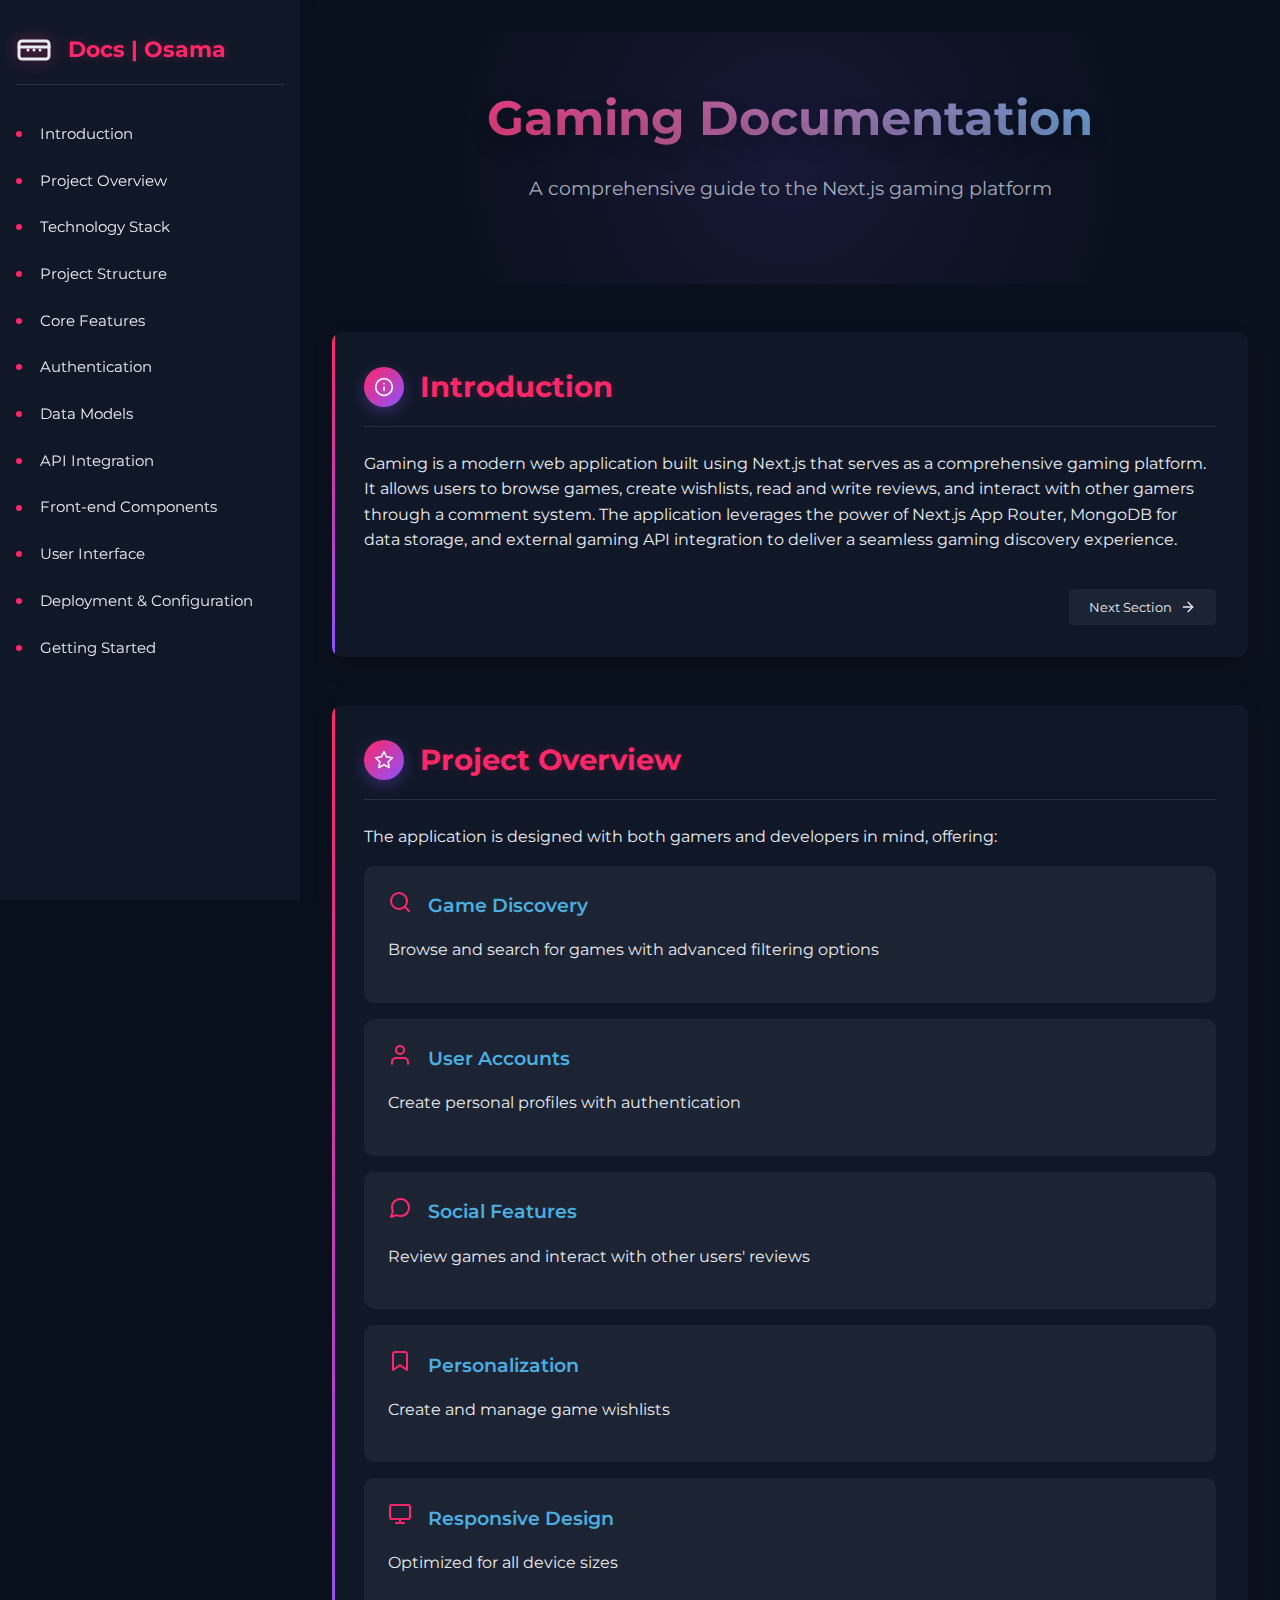
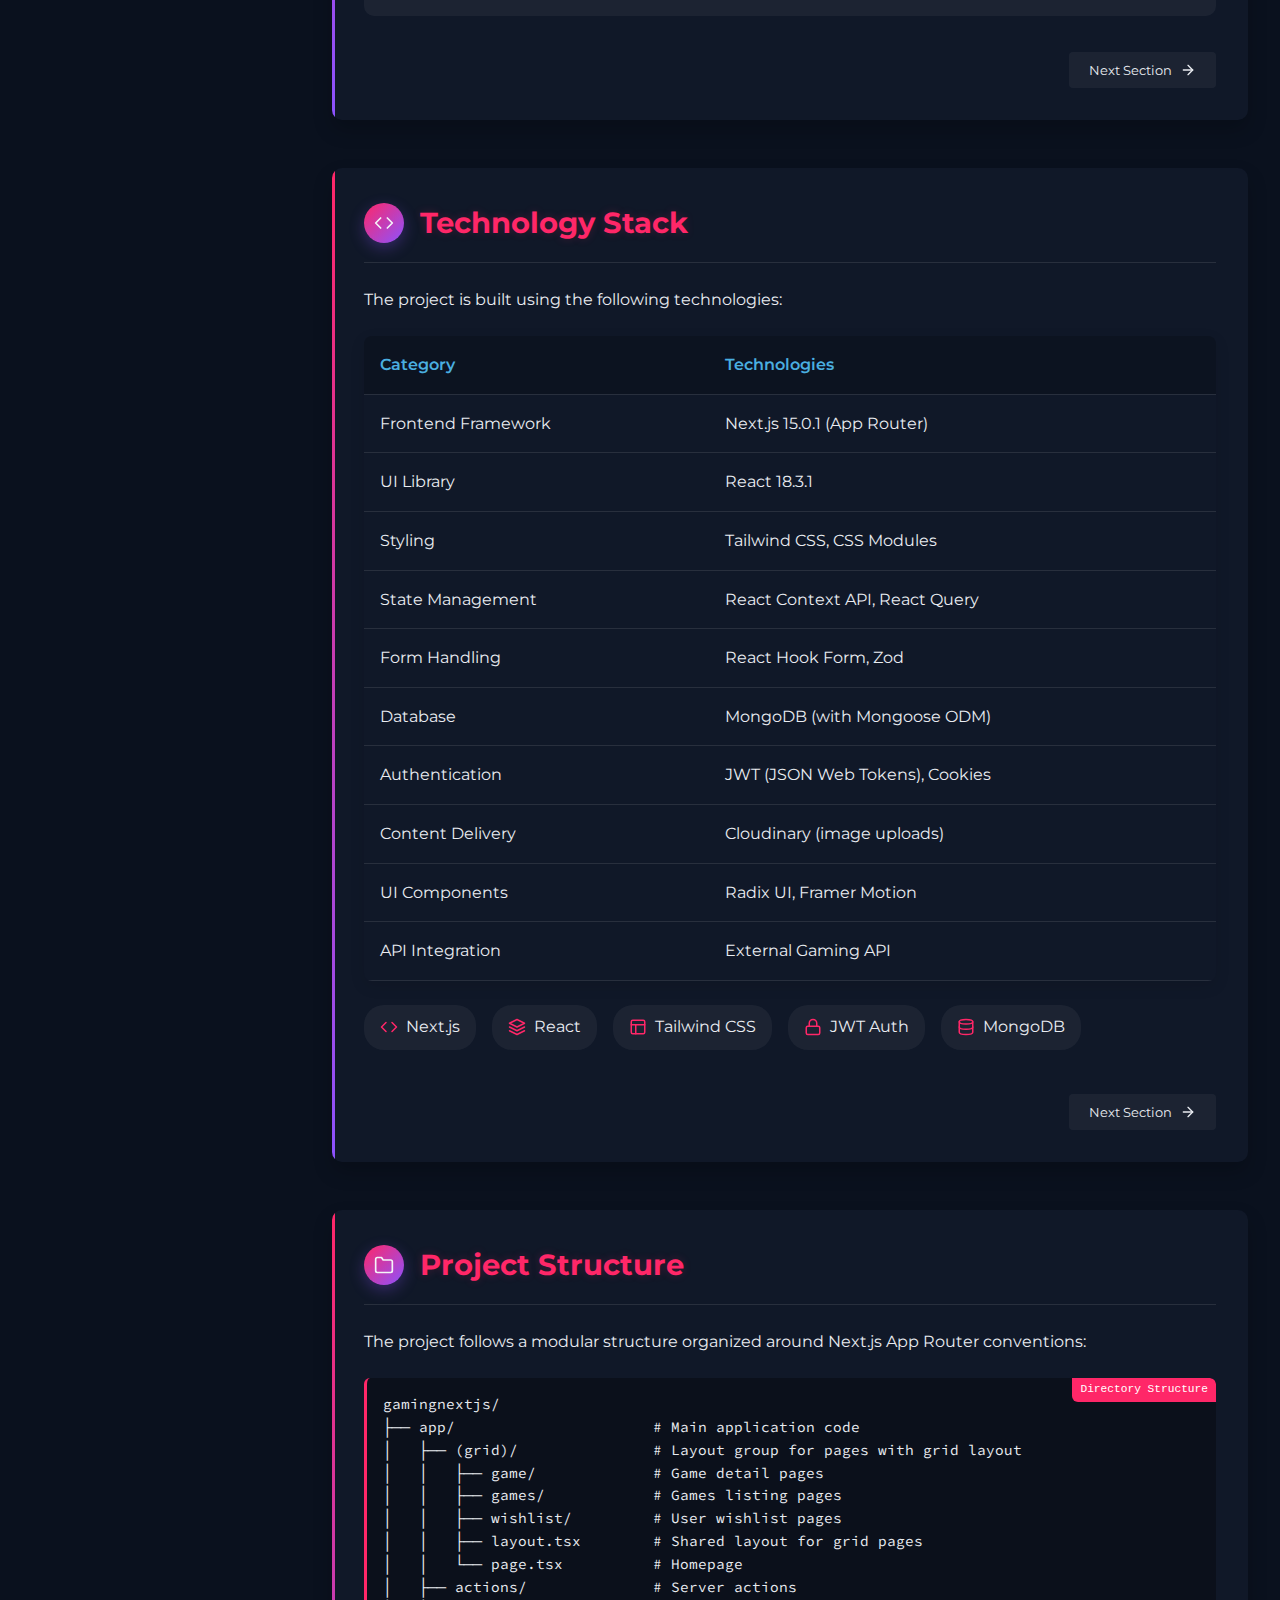
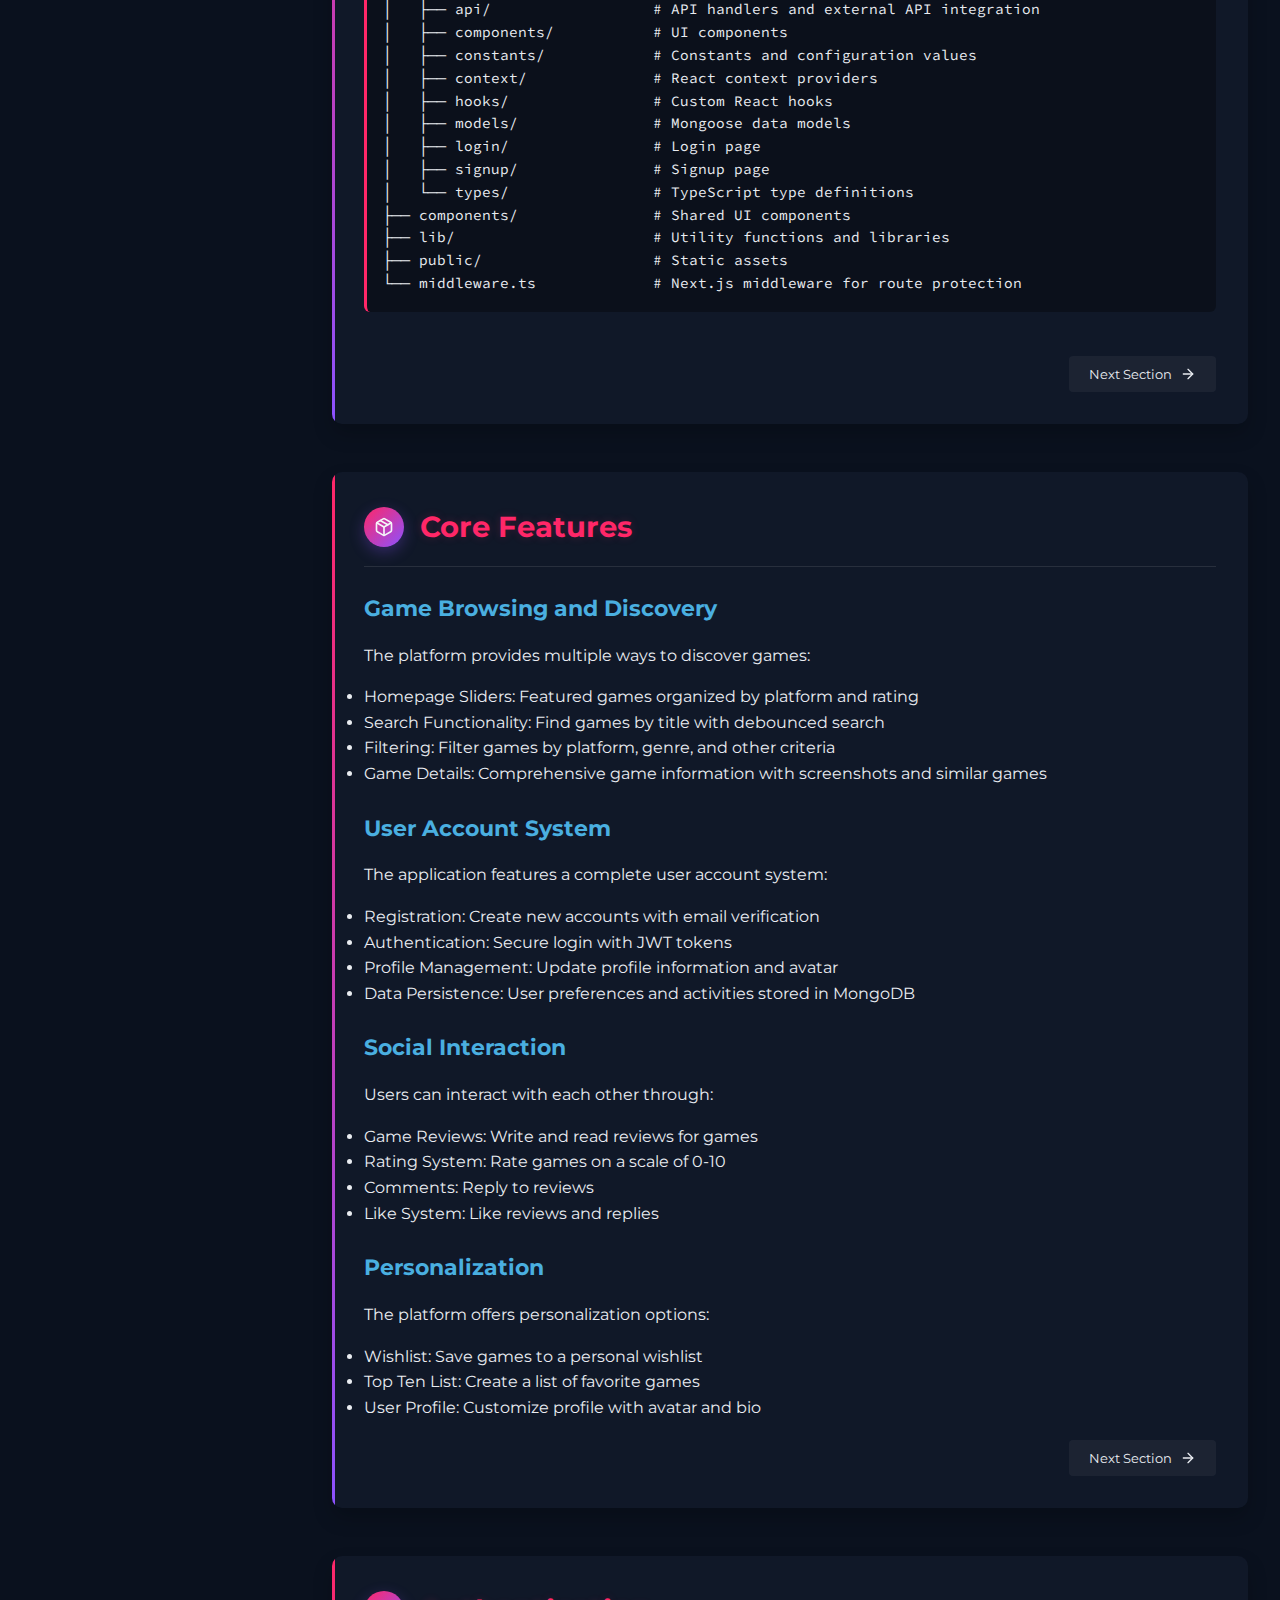
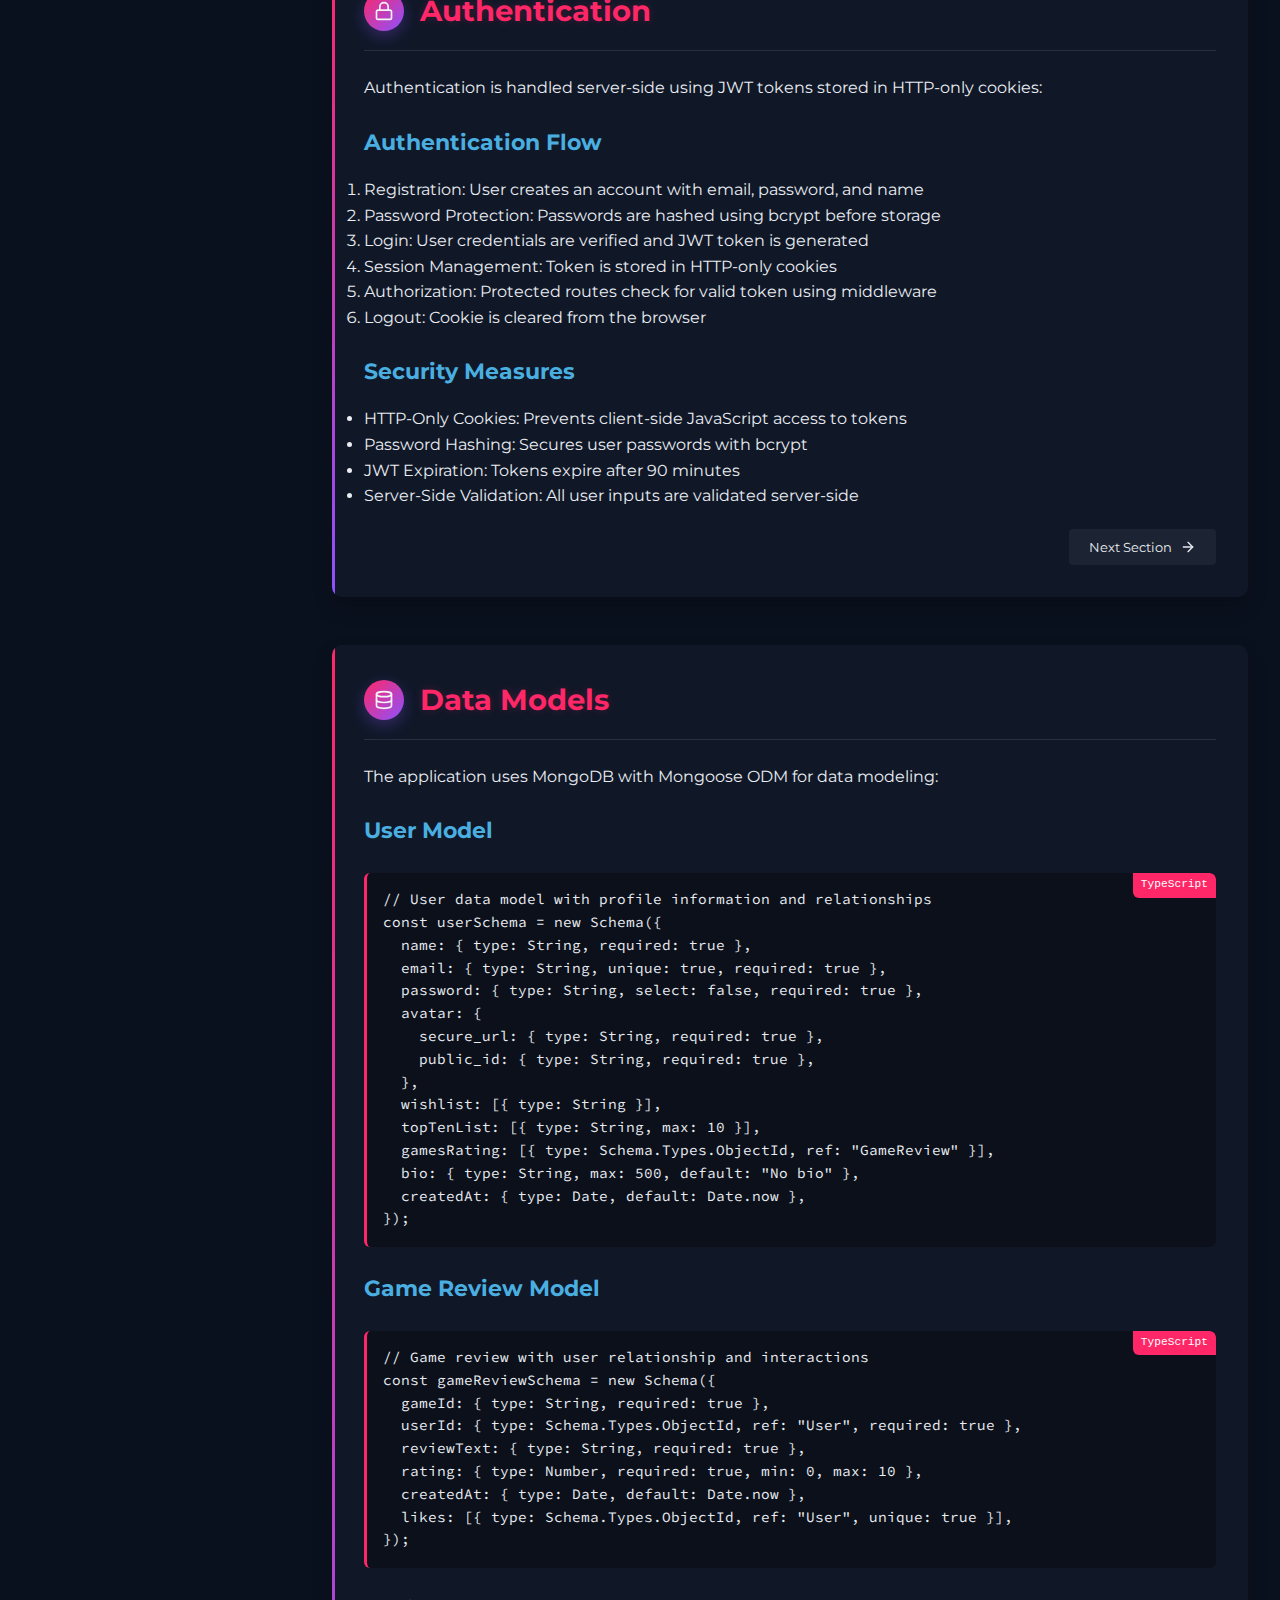
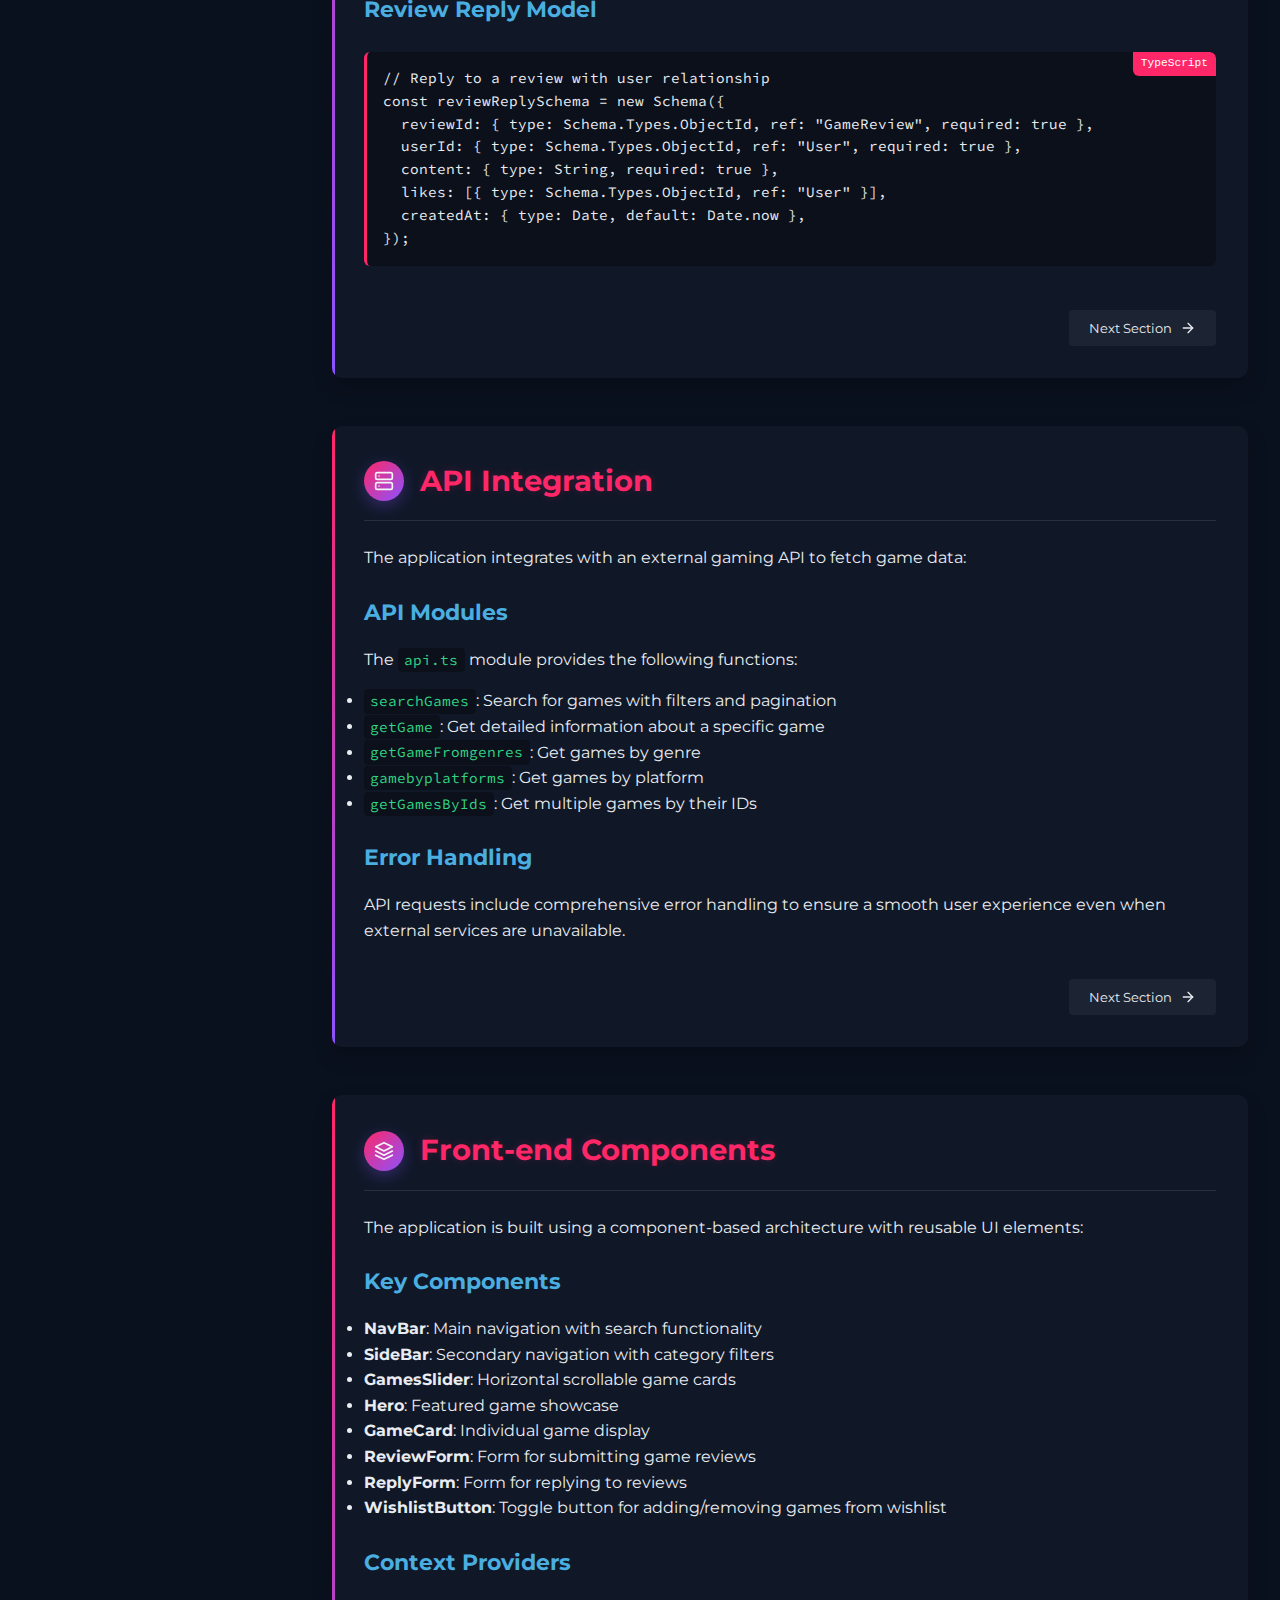
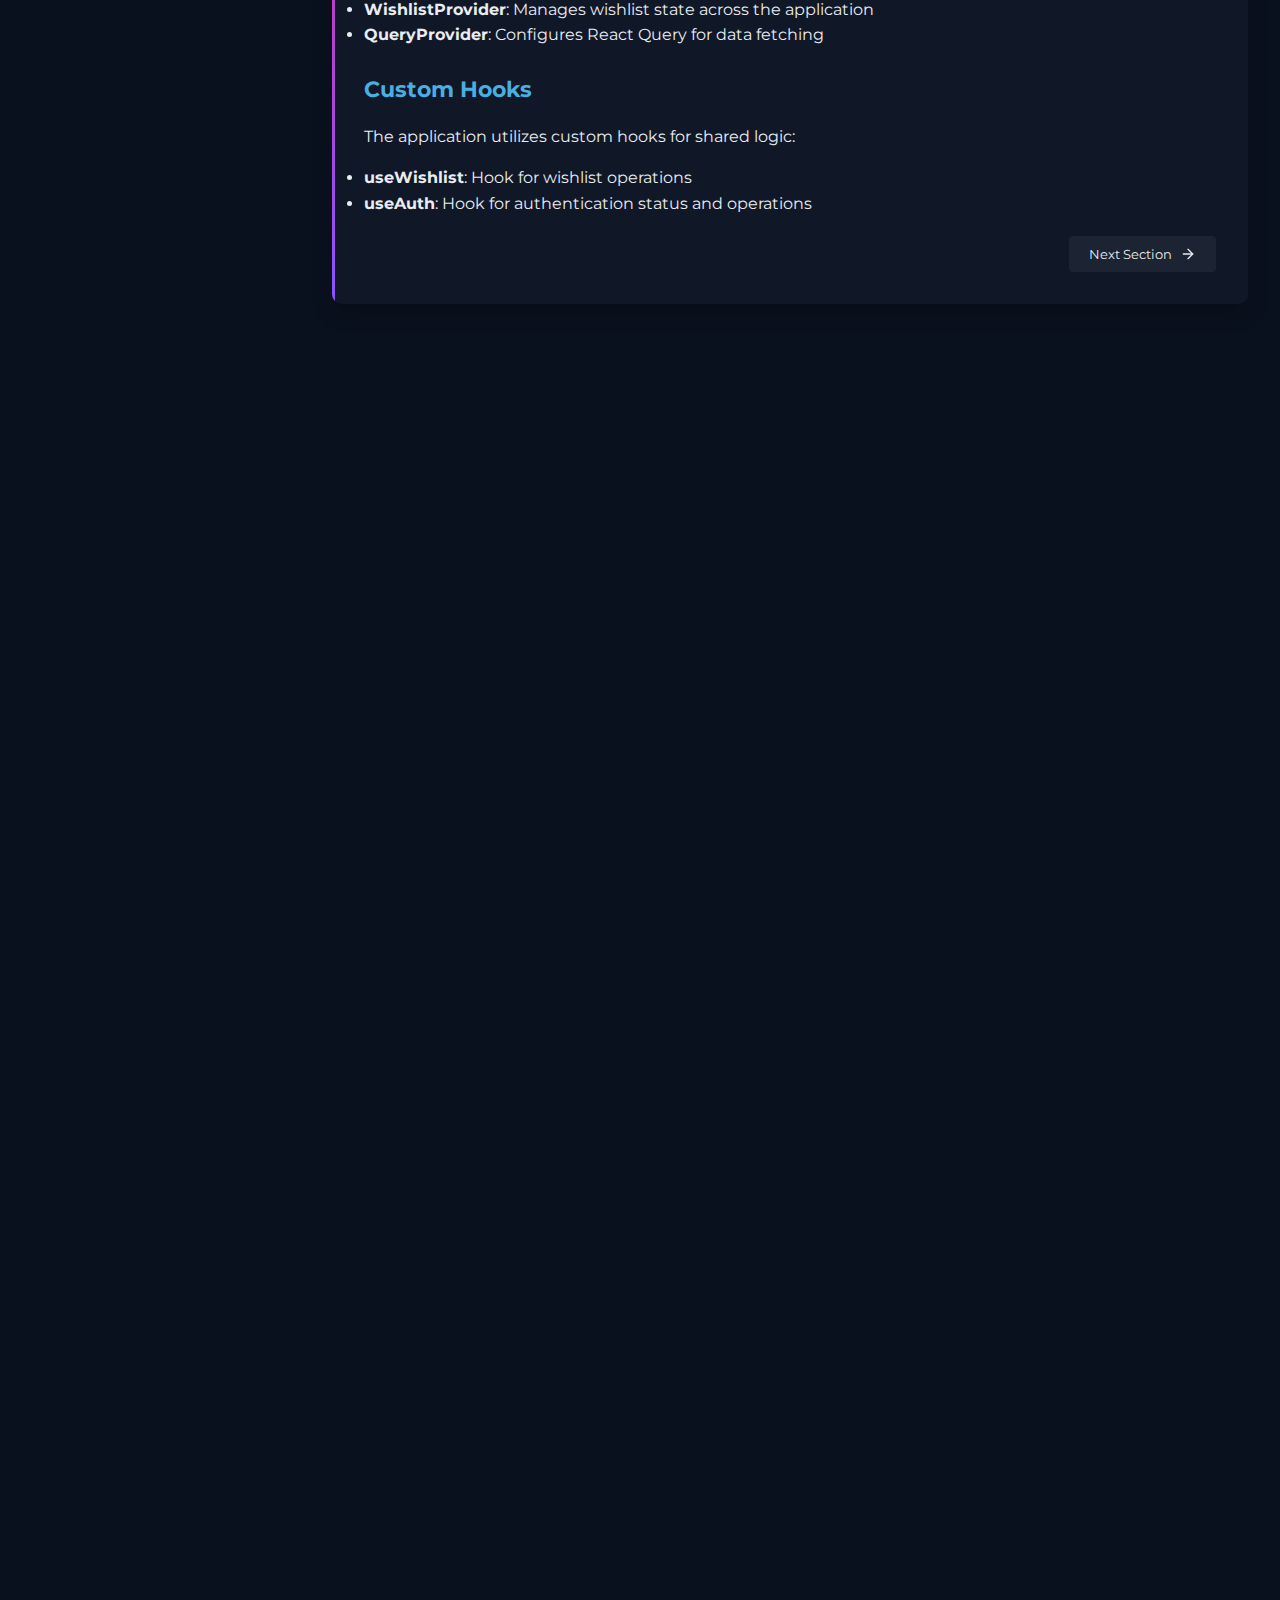
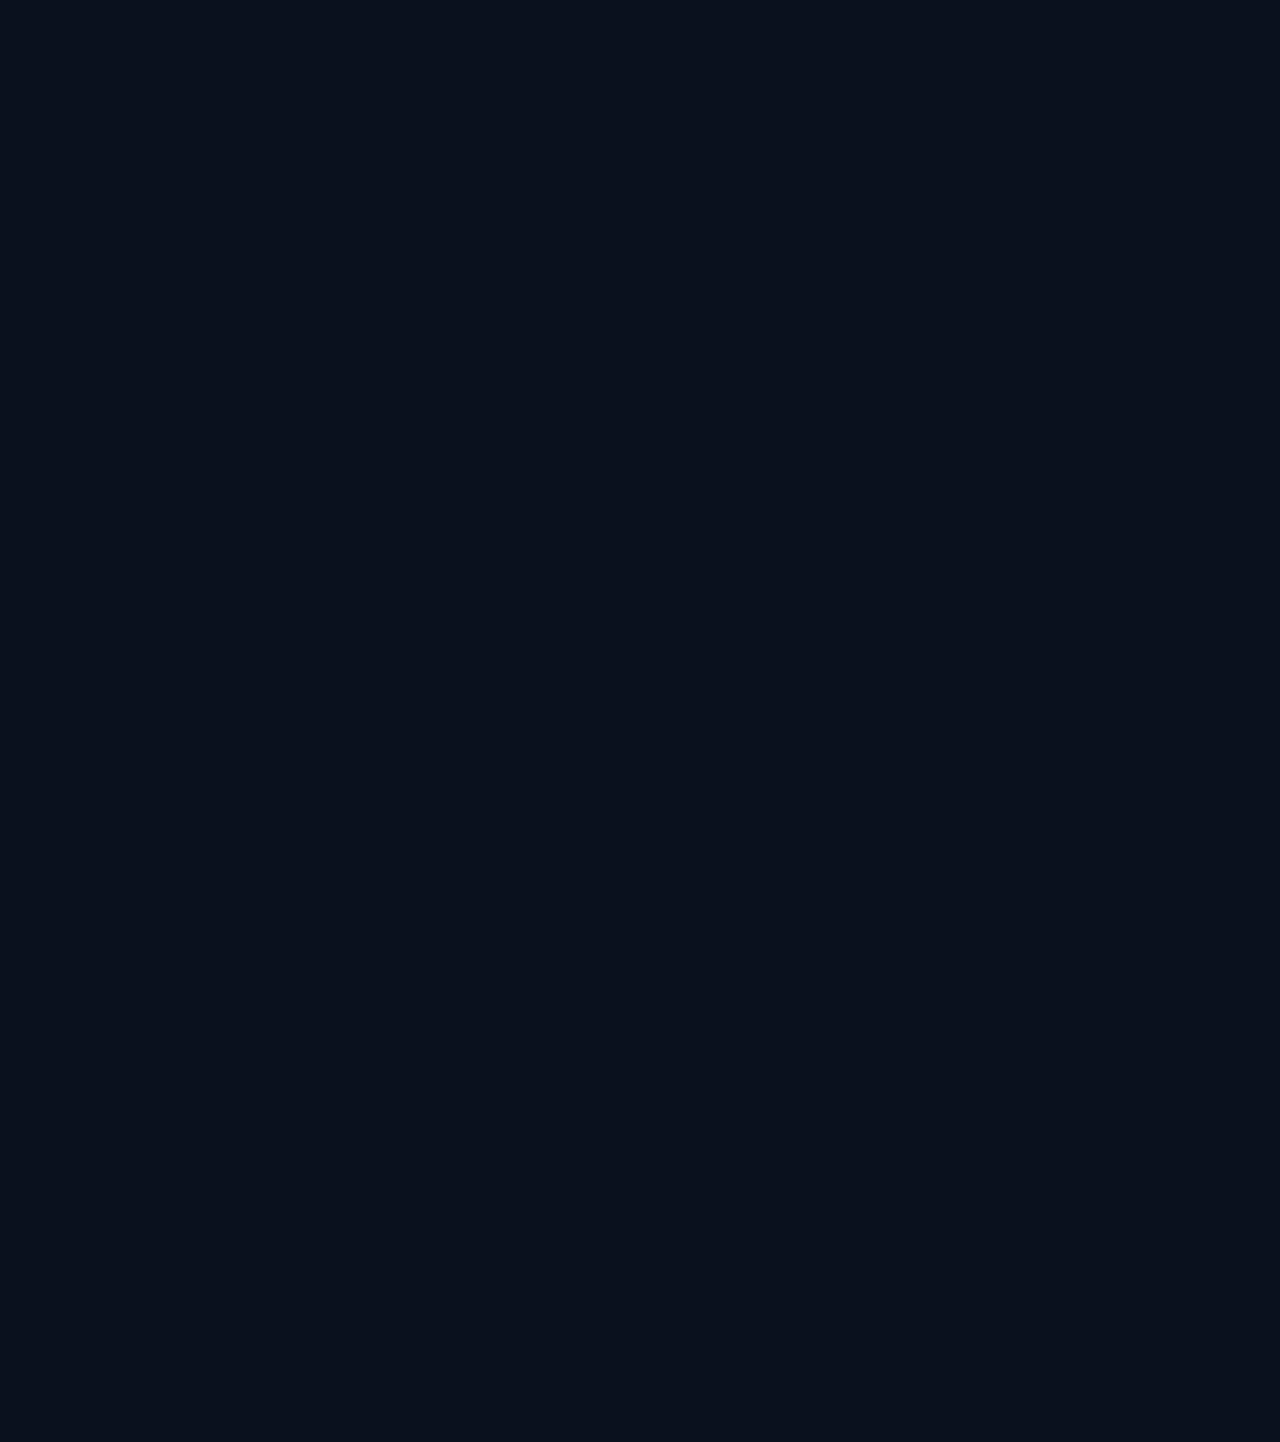
<file: public/index.html>
<!DOCTYPE html>
<html lang="en">
<head>
    <meta charset="UTF-8">
    <meta name="viewport" content="width=device-width, initial-scale=1.0">
    <title>Gaming Boi - Documentation</title>
    <link rel="icon" type="image/svg+xml" href="data:image/svg+xml,%3Csvg xmlns='http://www.w3.org/2000/svg' viewBox='0 0 24 24' fill='none' stroke='%23ff2768' stroke-width='2' stroke-linecap='round' stroke-linejoin='round'%3E%3Crect x='2' y='6' width='20' height='12' rx='2'%3E%3C/rect%3E%3Cpath d='M12 12h.01'%3E%3C/path%3E%3Cpath d='M16 12h.01'%3E%3C/path%3E%3Cpath d='M8 12h.01'%3E%3C/path%3E%3Cpath d='M2 10h20'%3E%3C/path%3E%3C/svg%3E">
    <meta http-equiv="refresh" content="0;url=documentation.html">
    <style>
        body {
            font-family: 'Montserrat', sans-serif;
            background: #0a111e;
            color: #e9ecf1;
            display: flex;
            justify-content: center;
            align-items: center;
            height: 100vh;
            margin: 0;
            flex-direction: column;
        }
        .loader {
            width: 48px;
            height: 48px;
            border: 5px solid #ff2768;
            border-bottom-color: transparent;
            border-radius: 50%;
            display: inline-block;
            box-sizing: border-box;
            animation: rotation 1s linear infinite;
            margin-bottom: 20px;
        }
        .message {
            font-size: 18px;
            animation: fade 2s infinite;
        }
        @keyframes rotation {
            0% {
                transform: rotate(0deg);
            }
            100% {
                transform: rotate(360deg);
            }
        }
        @keyframes fade {
            0%, 100% { opacity: 0.5; }
            50% { opacity: 1; }
        }
    </style>
</head>
<body>
    <span class="loader"></span>
    <p class="message">Redirecting to documentation...</p>
    <script>
        window.location.href = 'documentation.html';
    </script>
</body>
</html>
</file>
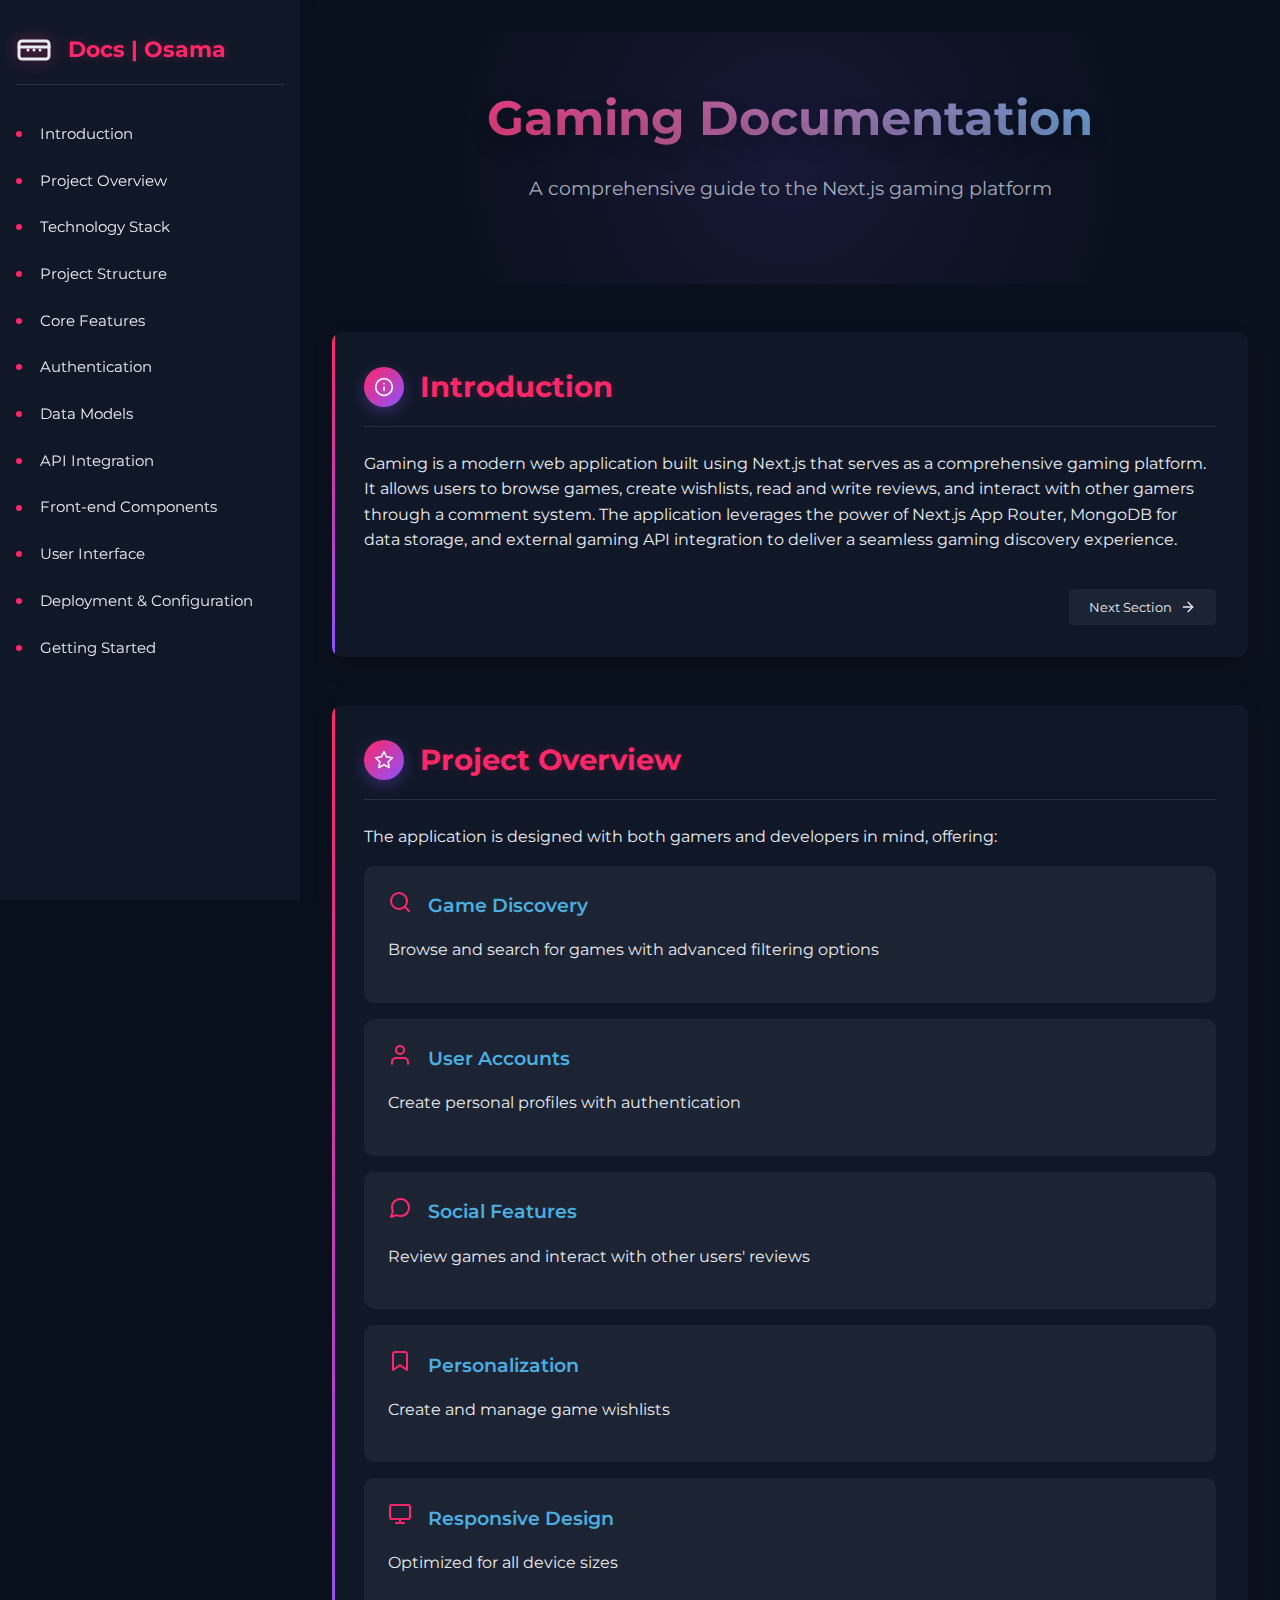
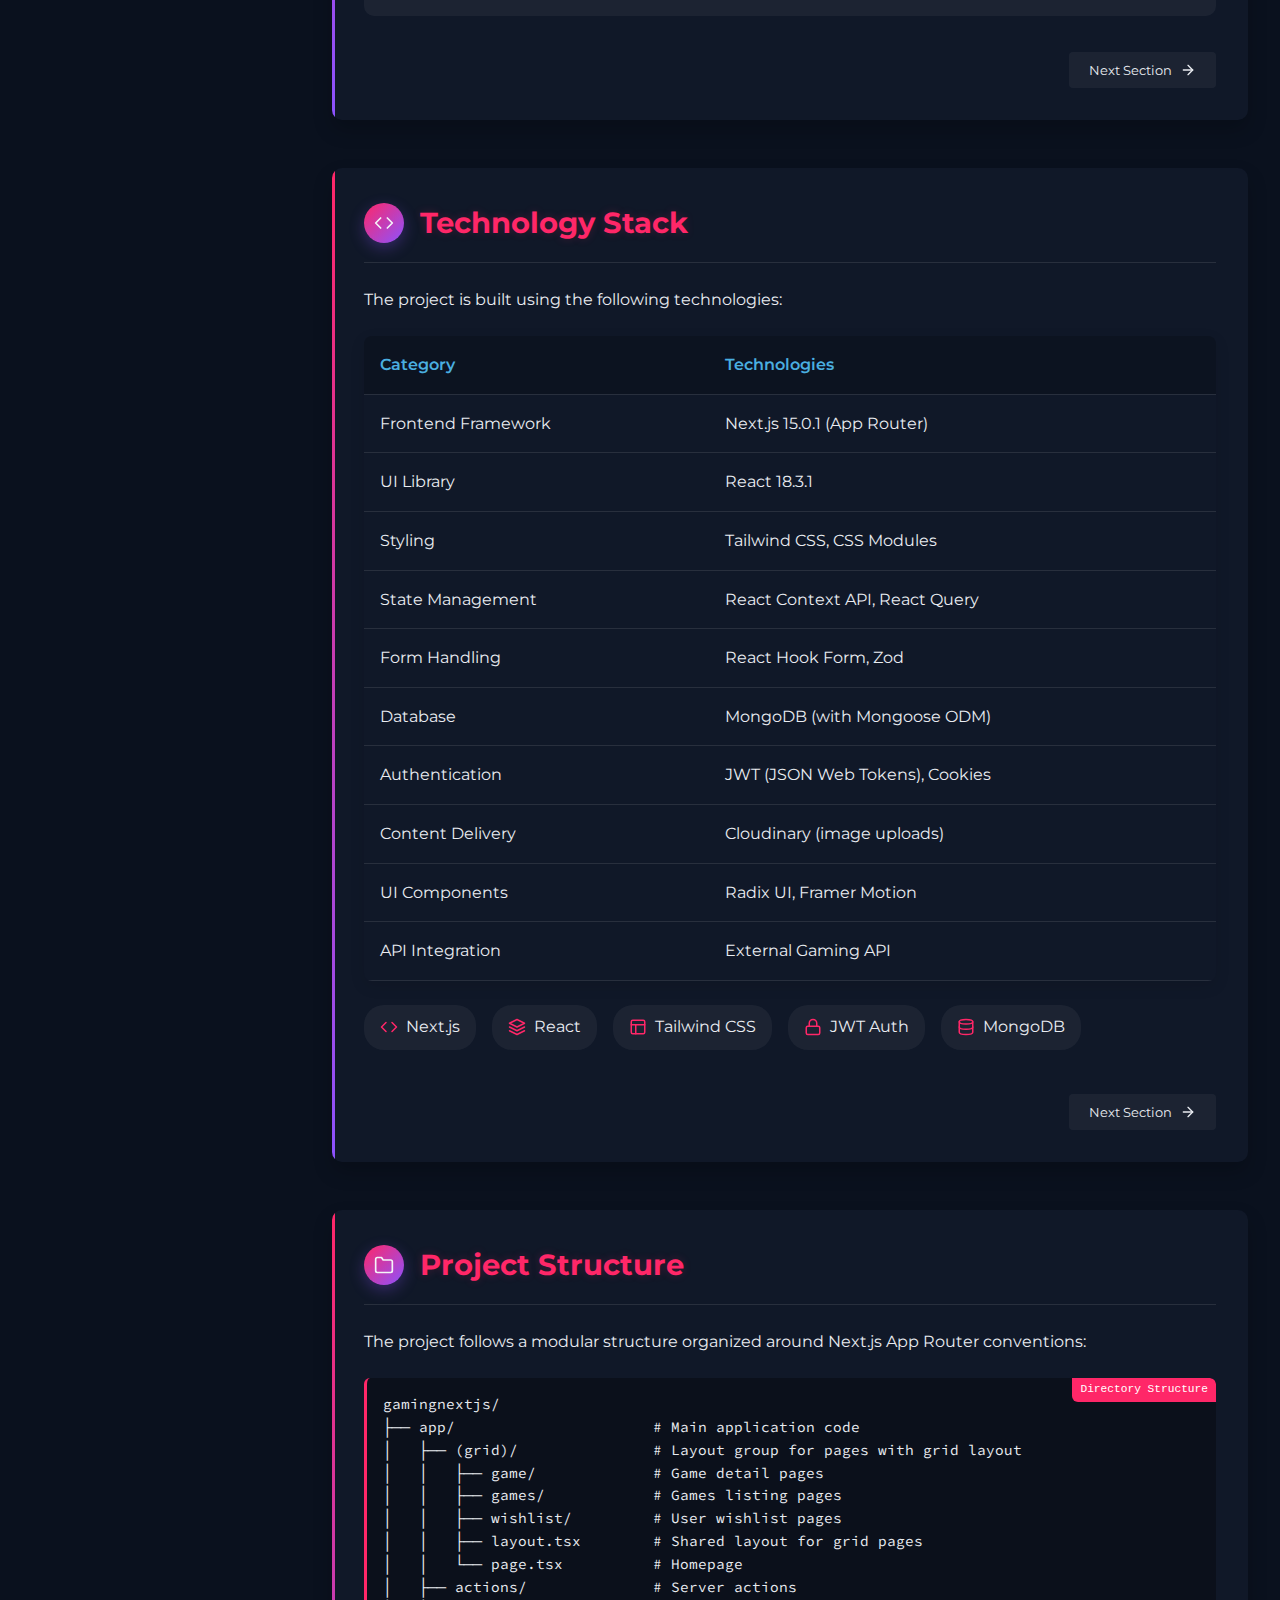
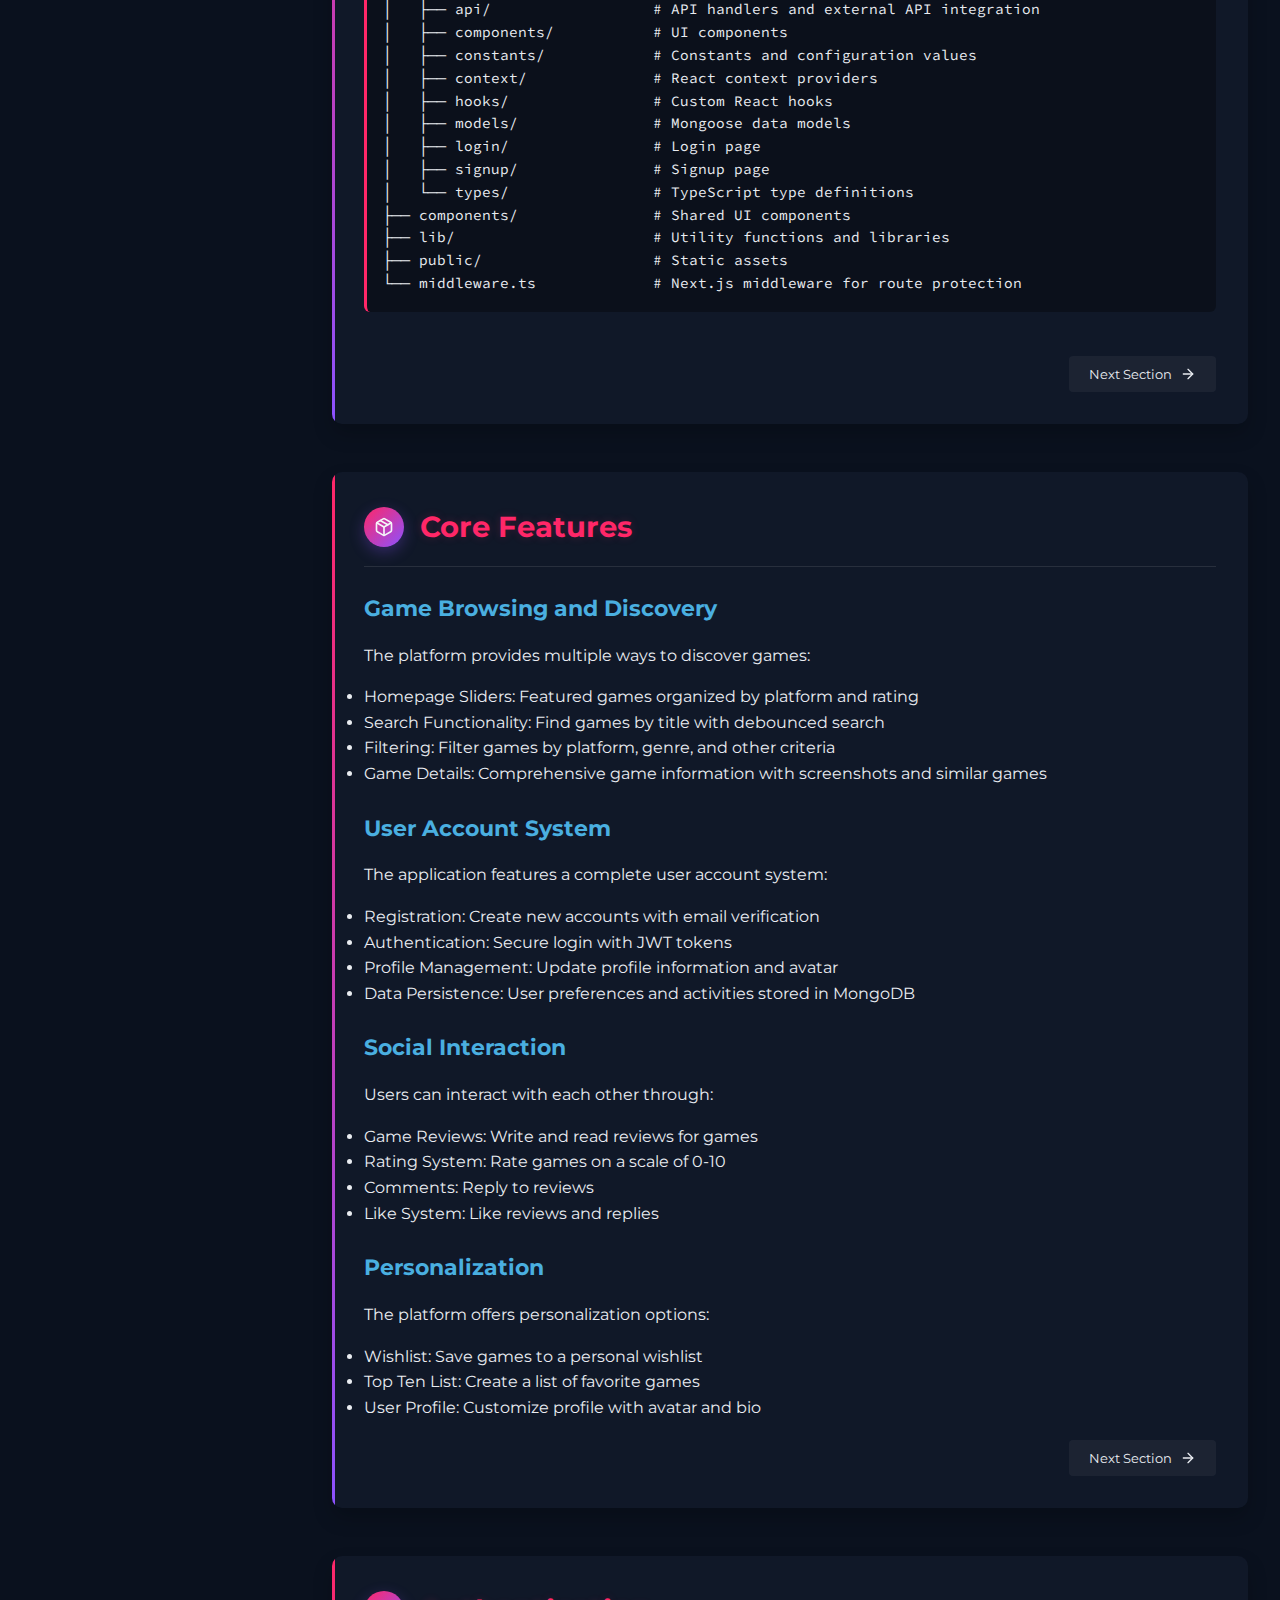
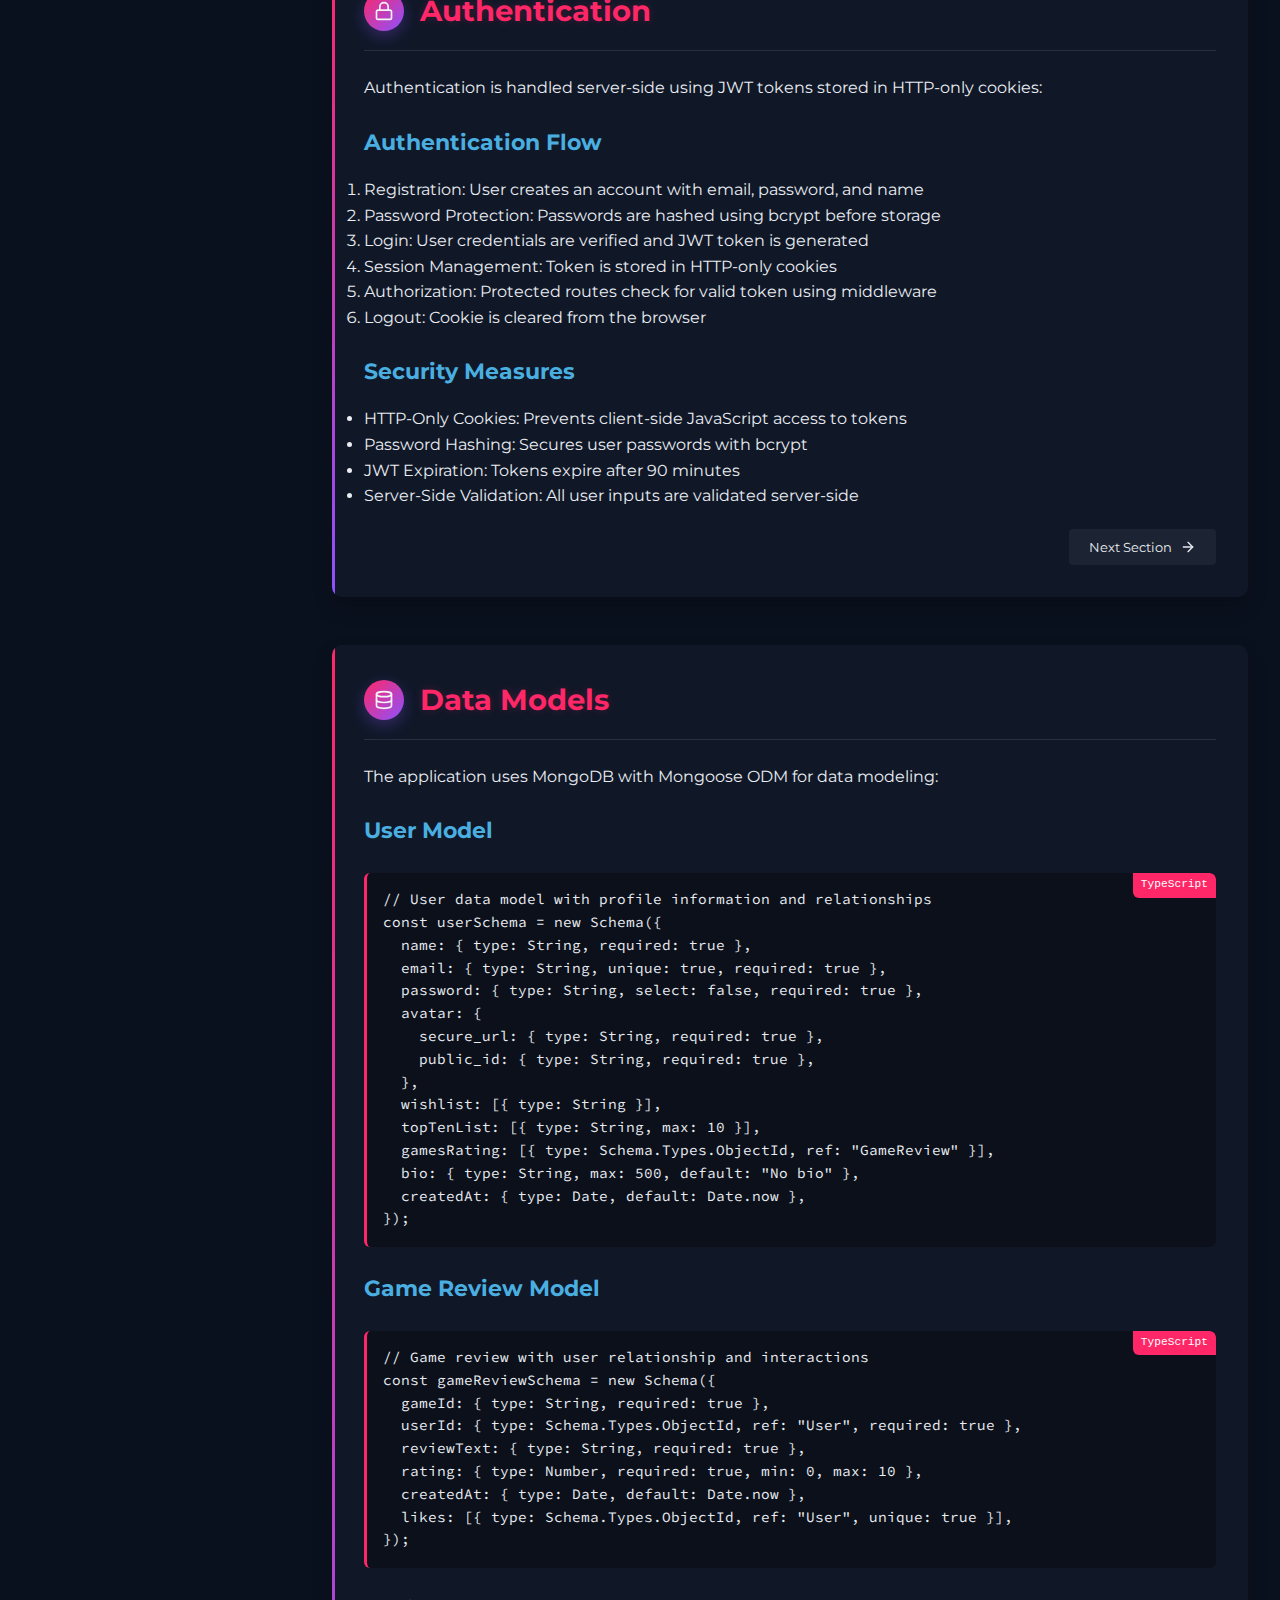
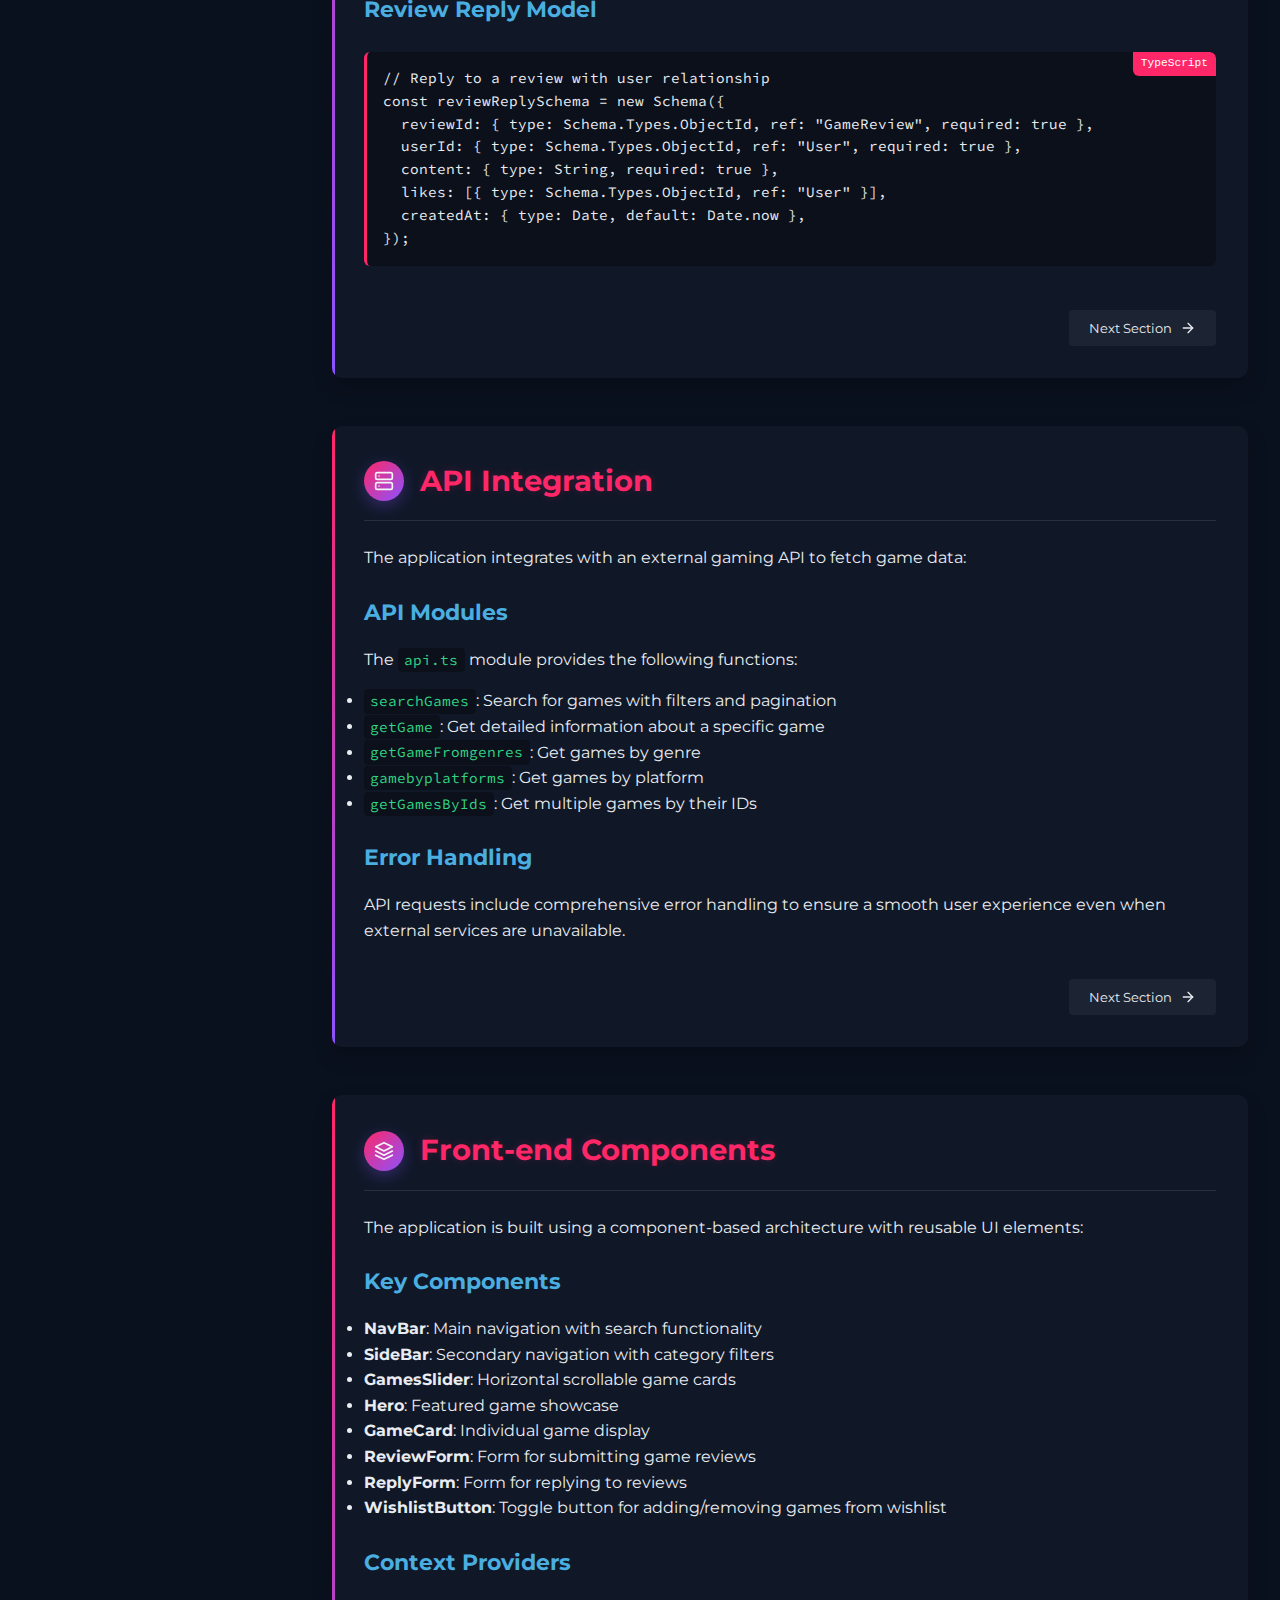
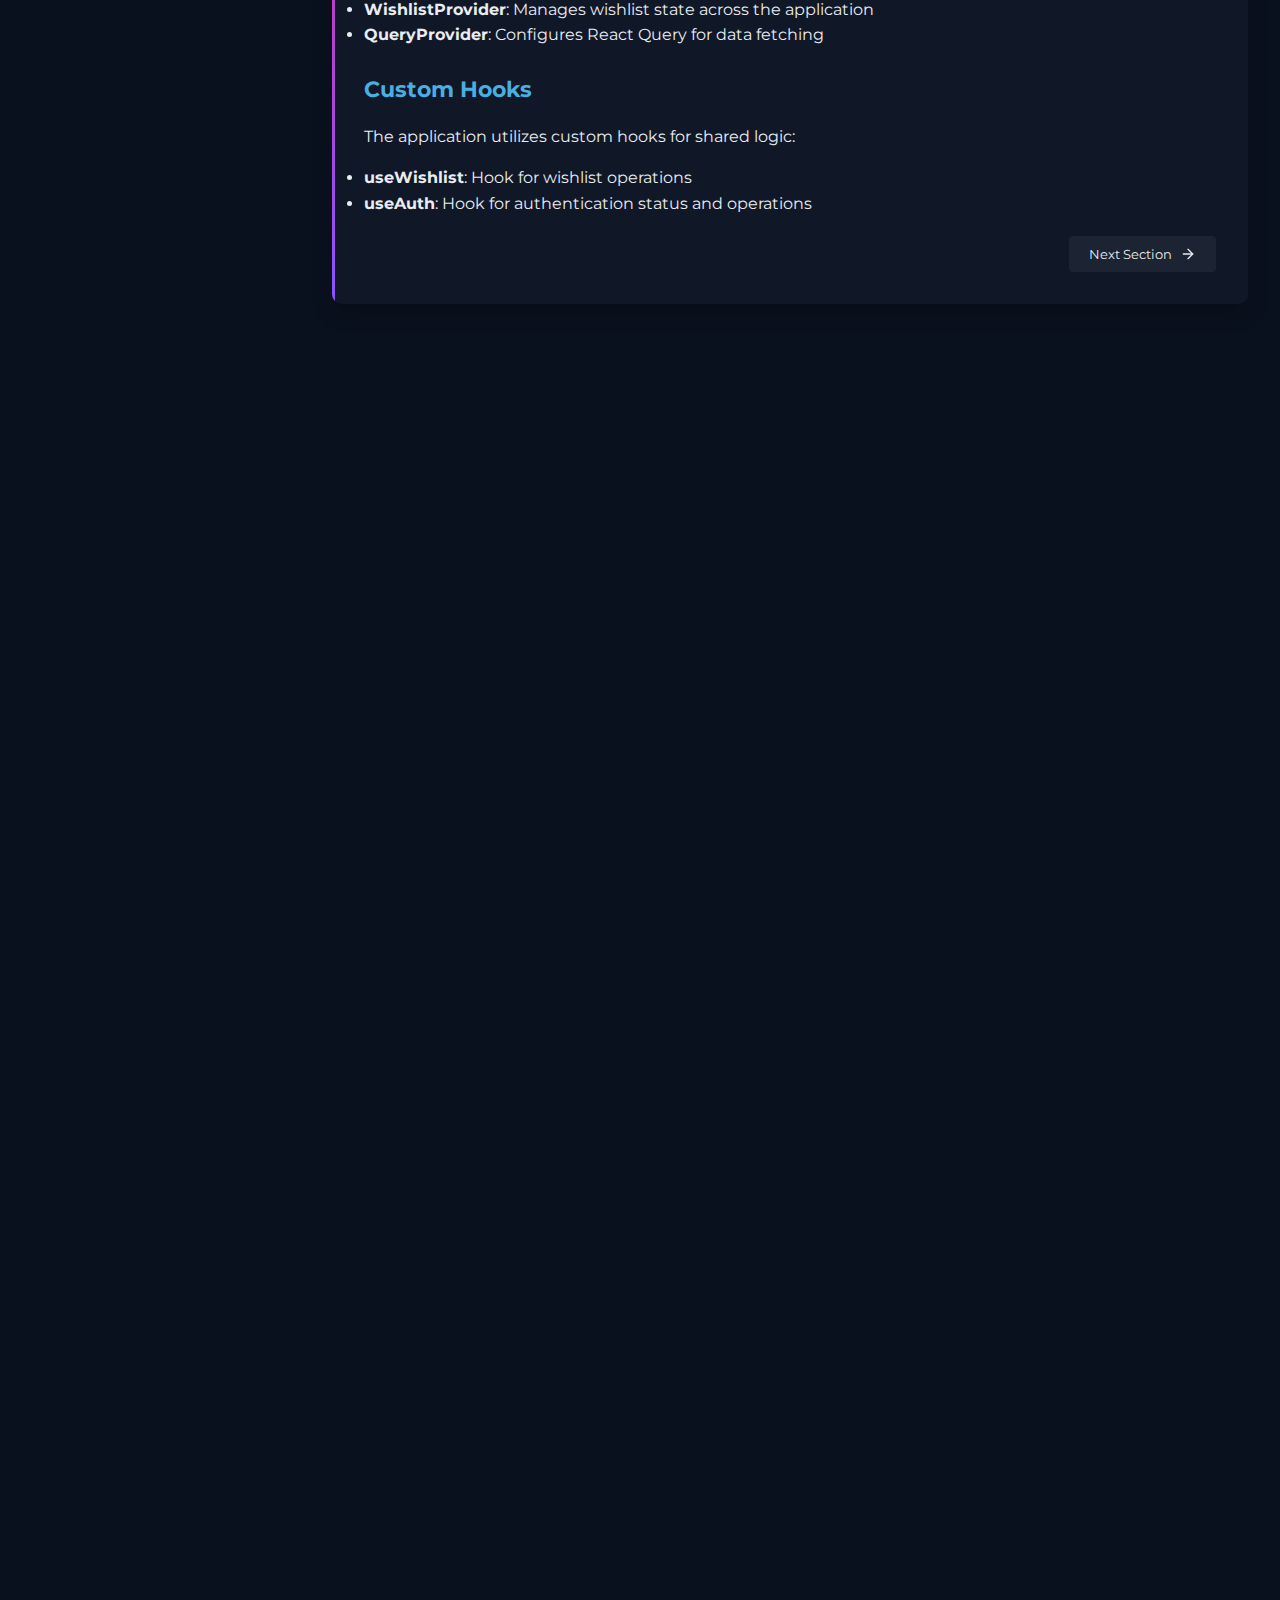
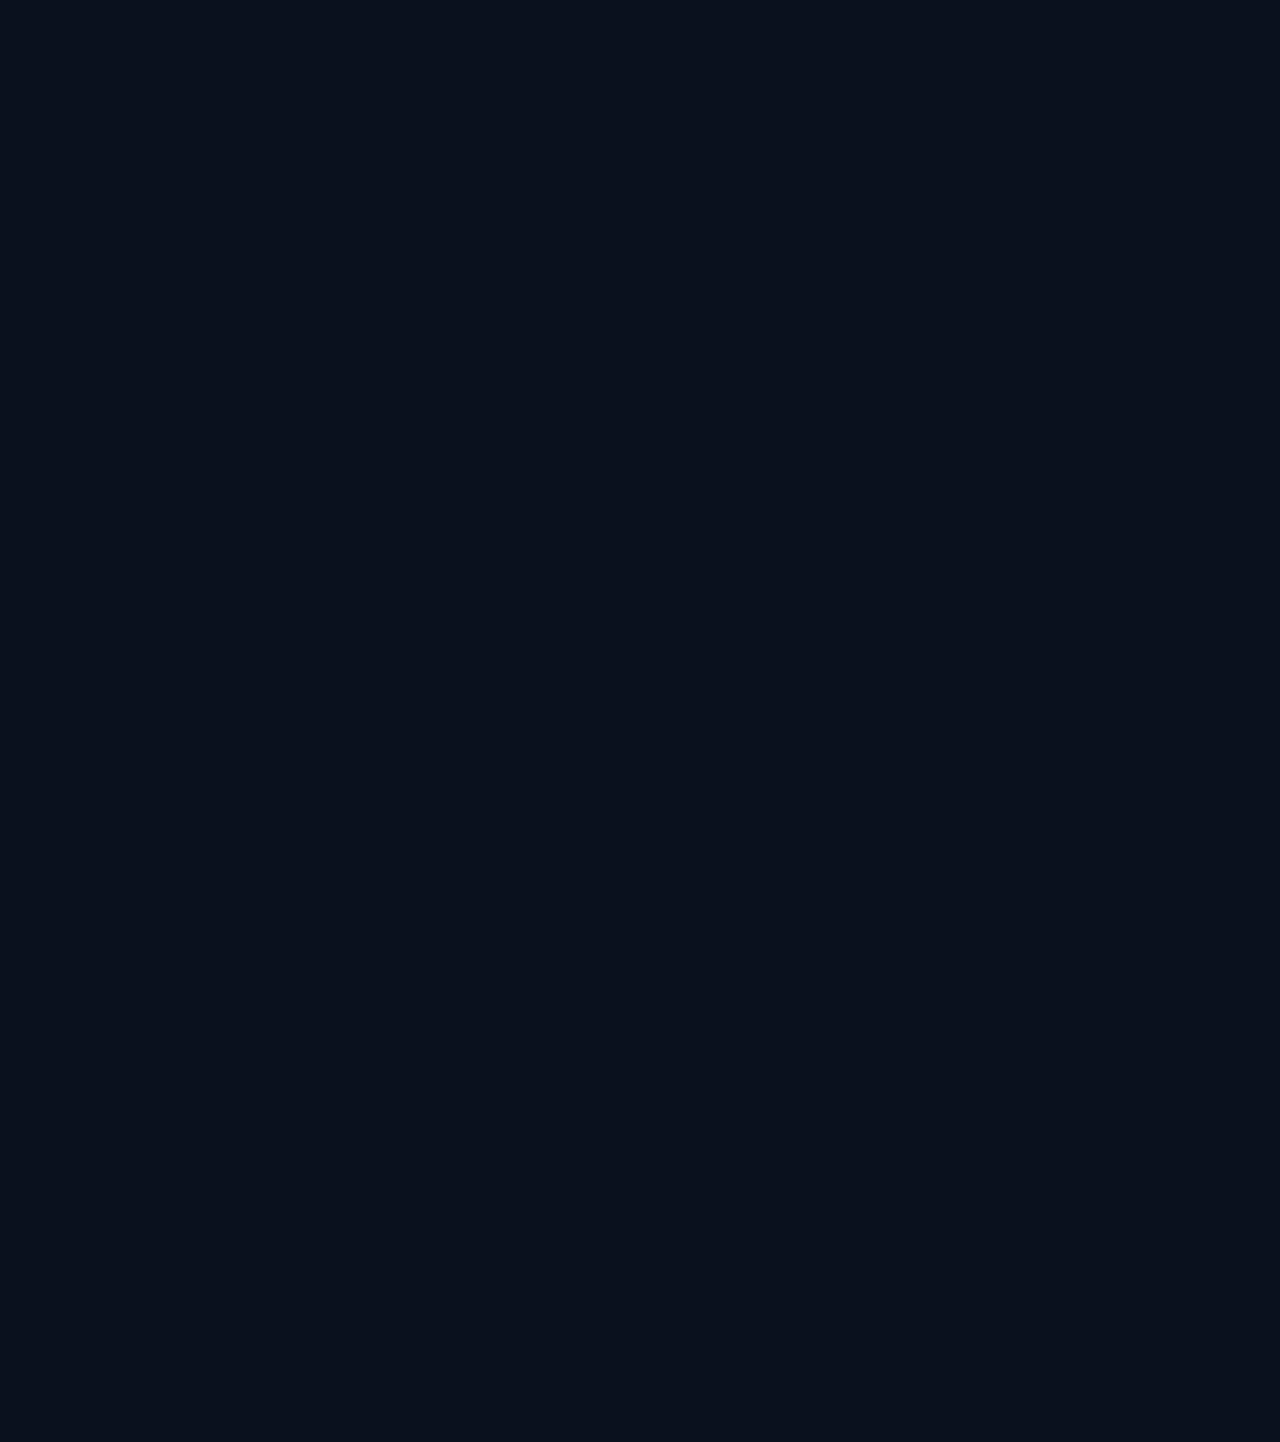
<file: public/documentation.html>
<!DOCTYPE html>
<html lang="en">
<head>
    <meta charset="UTF-8">
    <meta name="viewport" content="width=device-width, initial-scale=1.0">
    <title>Gaming - Documentation</title>
    <link rel="preconnect" href="https://fonts.googleapis.com">
    <link rel="preconnect" href="https://fonts.gstatic.com" crossorigin>
    <link href="https://fonts.googleapis.com/css2?family=Montserrat:wght@400;500;600;700&family=Source+Code+Pro:wght@400;600&display=swap" rel="stylesheet">
    <link rel="stylesheet" href="documentation.css">
    <link rel="icon" type="image/svg+xml" href="data:image/svg+xml,%3Csvg xmlns='http://www.w3.org/2000/svg' viewBox='0 0 24 24' fill='none' stroke='%23ff2768' stroke-width='2' stroke-linecap='round' stroke-linejoin='round'%3E%3Crect x='2' y='6' width='20' height='12' rx='2'%3E%3C/rect%3E%3Cpath d='M12 12h.01'%3E%3C/path%3E%3Cpath d='M16 12h.01'%3E%3C/path%3E%3Cpath d='M8 12h.01'%3E%3C/path%3E%3Cpath d='M2 10h20'%3E%3C/path%3E%3C/svg%3E">
</head>
<body>
    <!-- SVG Icons Library -->
    <div class="svg-container" style="display: none;">
        <object data="documentation-icons.svg" type="image/svg+xml" id="svg-icons"></object>
    </div>

    <button class="mobile-menu" id="mobileMenu">
        <svg><use xlink:href="#icon-menu"></use></svg>
    </button>
    
    <div class="container">
        <aside class="sidebar" id="sidebar">
            <div class="logo">
                <svg><use xlink:href="#icon-gaming"></use></svg>
                <h1>Docs | Osama</h1>
            </div>
            
            <ul class="toc">
                <li><a href="#introduction">Introduction</a></li>
                <li><a href="#project-overview">Project Overview</a></li>
                <li><a href="#technology-stack">Technology Stack</a></li>
                <li><a href="#project-structure">Project Structure</a></li>
                <li><a href="#core-features">Core Features</a></li>
                <li><a href="#authentication">Authentication</a></li>
                <li><a href="#data-models">Data Models</a></li>
                <li><a href="#api-integration">API Integration</a></li>
                <li><a href="#front-end-components">Front-end Components</a></li>
                <li><a href="#user-interface">User Interface</a></li>
                <li><a href="#deployment">Deployment & Configuration</a></li>
                <li><a href="#getting-started">Getting Started</a></li>
            </ul>
        </aside>
        
        <main class="main-content">
            <div class="hero">
                <h1>Gaming Documentation</h1>
                <p>A comprehensive guide to the Next.js gaming platform</p>
            </div>
            
            <section id="introduction" class="section">
                <div class="section-header">
                    <div class="section-icon">
                        <svg><use xlink:href="#icon-info"></use></svg>
                    </div>
                    <h2>Introduction</h2>
                </div>
                <p>Gaming is a modern web application built using Next.js that serves as a comprehensive gaming platform. It allows users to browse games, create wishlists, read and write reviews, and interact with other gamers through a comment system. The application leverages the power of Next.js App Router, MongoDB for data storage, and external gaming API integration to deliver a seamless gaming discovery experience.</p>
            </section>
            
            <section id="project-overview" class="section">
                <div class="section-header">
                    <div class="section-icon">
                        <svg><use xlink:href="#icon-star"></use></svg>
                    </div>
                    <h2>Project Overview</h2>
                </div>
                <p>The application is designed with both gamers and developers in mind, offering:</p>
                
                <div class="feature-card">
                    <div class="feature-header">
                        <div class="feature-icon">
                            <svg><use xlink:href="#icon-search"></use></svg>
                        </div>
                        <div class="feature-title">Game Discovery</div>
                    </div>
                    <p>Browse and search for games with advanced filtering options</p>
                </div>
                
                <div class="feature-card">
                    <div class="feature-header">
                        <div class="feature-icon">
                            <svg><use xlink:href="#icon-user"></use></svg>
                        </div>
                        <div class="feature-title">User Accounts</div>
                    </div>
                    <p>Create personal profiles with authentication</p>
                </div>
                
                <div class="feature-card">
                    <div class="feature-header">
                        <div class="feature-icon">
                            <svg><use xlink:href="#icon-message-circle"></use></svg>
                        </div>
                        <div class="feature-title">Social Features</div>
                    </div>
                    <p>Review games and interact with other users' reviews</p>
                </div>
                
                <div class="feature-card">
                    <div class="feature-header">
                        <div class="feature-icon">
                            <svg><use xlink:href="#icon-bookmark"></use></svg>
                        </div>
                        <div class="feature-title">Personalization</div>
                    </div>
                    <p>Create and manage game wishlists</p>
                </div>
                
                <div class="feature-card">
                    <div class="feature-header">
                        <div class="feature-icon">
                            <svg><use xlink:href="#icon-monitor"></use></svg>
                        </div>
                        <div class="feature-title">Responsive Design</div>
                    </div>
                    <p>Optimized for all device sizes</p>
                </div>
            </section>
            
            <section id="technology-stack" class="section">
                <div class="section-header">
                    <div class="section-icon">
                        <svg><use xlink:href="#icon-code"></use></svg>
                    </div>
                    <h2>Technology Stack</h2>
                </div>
                <p>The project is built using the following technologies:</p>
                
                <table>
                    <tr>
                        <th>Category</th>
                        <th>Technologies</th>
                    </tr>
                    <tr>
                        <td>Frontend Framework</td>
                        <td>Next.js 15.0.1 (App Router)</td>
                    </tr>
                    <tr>
                        <td>UI Library</td>
                        <td>React 18.3.1</td>
                    </tr>
                    <tr>
                        <td>Styling</td>
                        <td>Tailwind CSS, CSS Modules</td>
                    </tr>
                    <tr>
                        <td>State Management</td>
                        <td>React Context API, React Query</td>
                    </tr>
                    <tr>
                        <td>Form Handling</td>
                        <td>React Hook Form, Zod</td>
                    </tr>
                    <tr>
                        <td>Database</td>
                        <td>MongoDB (with Mongoose ODM)</td>
                    </tr>
                    <tr>
                        <td>Authentication</td>
                        <td>JWT (JSON Web Tokens), Cookies</td>
                    </tr>
                    <tr>
                        <td>Content Delivery</td>
                        <td>Cloudinary (image uploads)</td>
                    </tr>
                    <tr>
                        <td>UI Components</td>
                        <td>Radix UI, Framer Motion</td>
                    </tr>
                    <tr>
                        <td>API Integration</td>
                        <td>External Gaming API</td>
                    </tr>
                </table>
                
                <div class="tech-stack">
                    <div class="tech-item">
                        <svg><use xlink:href="#icon-code"></use></svg>
                        Next.js
                    </div>
                    <div class="tech-item">
                        <svg><use xlink:href="#icon-layers"></use></svg>
                        React
                    </div>
                    <div class="tech-item">
                        <svg><use xlink:href="#icon-layout"></use></svg>
                        Tailwind CSS
                    </div>
                    <div class="tech-item">
                        <svg><use xlink:href="#icon-lock"></use></svg>
                        JWT Auth
                    </div>
                    <div class="tech-item">
                        <svg><use xlink:href="#icon-database"></use></svg>
                        MongoDB
                    </div>
                </div>
            </section>
            
            <section id="project-structure" class="section">
                <div class="section-header">
                    <div class="section-icon">
                        <svg><use xlink:href="#icon-folder"></use></svg>
                    </div>
                    <h2>Project Structure</h2>
                </div>
                <p>The project follows a modular structure organized around Next.js App Router conventions:</p>
                
                <pre data-language="Directory Structure"><code>gamingnextjs/
├── app/                      # Main application code
│   ├── (grid)/               # Layout group for pages with grid layout
│   │   ├── game/             # Game detail pages
│   │   ├── games/            # Games listing pages
│   │   ├── wishlist/         # User wishlist pages
│   │   ├── layout.tsx        # Shared layout for grid pages
│   │   └── page.tsx          # Homepage
│   ├── actions/              # Server actions
│   ├── api/                  # API handlers and external API integration
│   ├── components/           # UI components
│   ├── constants/            # Constants and configuration values
│   ├── context/              # React context providers
│   ├── hooks/                # Custom React hooks
│   ├── models/               # Mongoose data models
│   ├── login/                # Login page
│   ├── signup/               # Signup page
│   └── types/                # TypeScript type definitions
├── components/               # Shared UI components
├── lib/                      # Utility functions and libraries
├── public/                   # Static assets
└── middleware.ts             # Next.js middleware for route protection</code></pre>
            </section>
            
            <section id="core-features" class="section">
                <div class="section-header">
                    <div class="section-icon">
                        <svg><use xlink:href="#icon-package"></use></svg>
                    </div>
                    <h2>Core Features</h2>
                </div>
                
                <h3>Game Browsing and Discovery</h3>
                <p>The platform provides multiple ways to discover games:</p>
                <ul>
                    <li>Homepage Sliders: Featured games organized by platform and rating</li>
                    <li>Search Functionality: Find games by title with debounced search</li>
                    <li>Filtering: Filter games by platform, genre, and other criteria</li>
                    <li>Game Details: Comprehensive game information with screenshots and similar games</li>
                </ul>
                
                <h3>User Account System</h3>
                <p>The application features a complete user account system:</p>
                <ul>
                    <li>Registration: Create new accounts with email verification</li>
                    <li>Authentication: Secure login with JWT tokens</li>
                    <li>Profile Management: Update profile information and avatar</li>
                    <li>Data Persistence: User preferences and activities stored in MongoDB</li>
                </ul>
                
                <h3>Social Interaction</h3>
                <p>Users can interact with each other through:</p>
                <ul>
                    <li>Game Reviews: Write and read reviews for games</li>
                    <li>Rating System: Rate games on a scale of 0-10</li>
                    <li>Comments: Reply to reviews</li>
                    <li>Like System: Like reviews and replies</li>
                </ul>
                
                <h3>Personalization</h3>
                <p>The platform offers personalization options:</p>
                <ul>
                    <li>Wishlist: Save games to a personal wishlist</li>
                    <li>Top Ten List: Create a list of favorite games</li>
                    <li>User Profile: Customize profile with avatar and bio</li>
                </ul>
            </section>
            
            <section id="authentication" class="section">
                <div class="section-header">
                    <div class="section-icon">
                        <svg><use xlink:href="#icon-lock"></use></svg>
                    </div>
                    <h2>Authentication</h2>
                </div>
                <p>Authentication is handled server-side using JWT tokens stored in HTTP-only cookies:</p>
                
                <h3>Authentication Flow</h3>
                <ol>
                    <li>Registration: User creates an account with email, password, and name</li>
                    <li>Password Protection: Passwords are hashed using bcrypt before storage</li>
                    <li>Login: User credentials are verified and JWT token is generated</li>
                    <li>Session Management: Token is stored in HTTP-only cookies</li>
                    <li>Authorization: Protected routes check for valid token using middleware</li>
                    <li>Logout: Cookie is cleared from the browser</li>
                </ol>
                
                <h3>Security Measures</h3>
                <ul>
                    <li>HTTP-Only Cookies: Prevents client-side JavaScript access to tokens</li>
                    <li>Password Hashing: Secures user passwords with bcrypt</li>
                    <li>JWT Expiration: Tokens expire after 90 minutes</li>
                    <li>Server-Side Validation: All user inputs are validated server-side</li>
                </ul>
            </section>
            
            <section id="data-models" class="section">
                <div class="section-header">
                    <div class="section-icon">
                        <svg><use xlink:href="#icon-database"></use></svg>
                    </div>
                    <h2>Data Models</h2>
                </div>
                <p>The application uses MongoDB with Mongoose ODM for data modeling:</p>
                
                <h3>User Model</h3>
                <pre data-language="TypeScript"><code>// User data model with profile information and relationships
const userSchema = new Schema({
  name: { type: String, required: true },
  email: { type: String, unique: true, required: true },
  password: { type: String, select: false, required: true },
  avatar: {
    secure_url: { type: String, required: true },
    public_id: { type: String, required: true },
  },
  wishlist: [{ type: String }],
  topTenList: [{ type: String, max: 10 }],
  gamesRating: [{ type: Schema.Types.ObjectId, ref: "GameReview" }],
  bio: { type: String, max: 500, default: "No bio" },
  createdAt: { type: Date, default: Date.now },
});</code></pre>
                
                <h3>Game Review Model</h3>
                <pre data-language="TypeScript"><code>// Game review with user relationship and interactions
const gameReviewSchema = new Schema({
  gameId: { type: String, required: true },
  userId: { type: Schema.Types.ObjectId, ref: "User", required: true },
  reviewText: { type: String, required: true },
  rating: { type: Number, required: true, min: 0, max: 10 },
  createdAt: { type: Date, default: Date.now },
  likes: [{ type: Schema.Types.ObjectId, ref: "User", unique: true }],
});</code></pre>
                
                <h3>Review Reply Model</h3>
                <pre data-language="TypeScript"><code>// Reply to a review with user relationship
const reviewReplySchema = new Schema({
  reviewId: { type: Schema.Types.ObjectId, ref: "GameReview", required: true }, 
  userId: { type: Schema.Types.ObjectId, ref: "User", required: true },
  content: { type: String, required: true }, 
  likes: [{ type: Schema.Types.ObjectId, ref: "User" }], 
  createdAt: { type: Date, default: Date.now }, 
});</code></pre>
            </section>
            
            <section id="api-integration" class="section">
                <div class="section-header">
                    <div class="section-icon">
                        <svg><use xlink:href="#icon-server"></use></svg>
                    </div>
                    <h2>API Integration</h2>
                </div>
                <p>The application integrates with an external gaming API to fetch game data:</p>
                
                <h3>API Modules</h3>
                <p>The <code>api.ts</code> module provides the following functions:</p>
                <ul>
                    <li><code>searchGames</code>: Search for games with filters and pagination</li>
                    <li><code>getGame</code>: Get detailed information about a specific game</li>
                    <li><code>getGameFromgenres</code>: Get games by genre</li>
                    <li><code>gamebyplatforms</code>: Get games by platform</li>
                    <li><code>getGamesByIds</code>: Get multiple games by their IDs</li>
                </ul>
                
                <h3>Error Handling</h3>
                <p>API requests include comprehensive error handling to ensure a smooth user experience even when external services are unavailable.</p>
            </section>
            
            <section id="front-end-components" class="section">
                <div class="section-header">
                    <div class="section-icon">
                        <svg><use xlink:href="#icon-layers"></use></svg>
                    </div>
                    <h2>Front-end Components</h2>
                </div>
                <p>The application is built using a component-based architecture with reusable UI elements:</p>
                
                <h3>Key Components</h3>
                <ul>
                    <li><strong>NavBar</strong>: Main navigation with search functionality</li>
                    <li><strong>SideBar</strong>: Secondary navigation with category filters</li>
                    <li><strong>GamesSlider</strong>: Horizontal scrollable game cards</li>
                    <li><strong>Hero</strong>: Featured game showcase</li>
                    <li><strong>GameCard</strong>: Individual game display</li>
                    <li><strong>ReviewForm</strong>: Form for submitting game reviews</li>
                    <li><strong>ReplyForm</strong>: Form for replying to reviews</li>
                    <li><strong>WishlistButton</strong>: Toggle button for adding/removing games from wishlist</li>
                </ul>
                
                <h3>Context Providers</h3>
                <ul>
                    <li><strong>WishlistProvider</strong>: Manages wishlist state across the application</li>
                    <li><strong>QueryProvider</strong>: Configures React Query for data fetching</li>
                </ul>
                
                <h3>Custom Hooks</h3>
                <p>The application utilizes custom hooks for shared logic:</p>
                <ul>
                    <li><strong>useWishlist</strong>: Hook for wishlist operations</li>
                    <li><strong>useAuth</strong>: Hook for authentication status and operations</li>
                </ul>
            </section>
            
            <section id="user-interface" class="section">
                <div class="section-header">
                    <div class="section-icon">
                        <svg><use xlink:href="#icon-layout"></use></svg>
                    </div>
                    <h2>User Interface</h2>
                </div>
                <p>The UI is designed to be modern, responsive, and user-friendly:</p>
                
                <h3>Design System</h3>
                <ul>
                    <li><strong>Color Scheme</strong>: Dark theme with accent colors for gaming aesthetic</li>
                    <li><strong>Typography</strong>: Montserrat font for readability and modern feel</li>
                    <li><strong>Responsiveness</strong>: Grid-based layout that adapts to all screen sizes</li>
                    <li><strong>Animations</strong>: Subtle animations with Framer Motion for enhanced user experience</li>
                </ul>
                
                <h3>Layout Structure</h3>
                <ul>
                    <li><strong>Grid Layout</strong>: 12-column grid system for responsive design</li>
                    <li><strong>Sidebar</strong>: Navigation and filtering options</li>
                    <li><strong>Main Content</strong>: Game displays and interactive elements</li>
                    <li><strong>Toasts</strong>: Notifications for user actions</li>
                </ul>
            </section>
            
            <section id="deployment" class="section">
                <div class="section-header">
                    <div class="section-icon">
                        <svg><use xlink:href="#icon-cloud"></use></svg>
                    </div>
                    <h2>Deployment & Configuration</h2>
                </div>
                
                <h3>Environment Variables</h3>
                <p>The application requires the following environment variables:</p>
                
                <pre data-language="Environment Variables"><code># Authentication
JWT_SECRET=your_jwt_secret_key

# MongoDB Connection
MONGODB_URI=your_mongodb_connection_string

# External API
API_KEY=your_game_api_key
API_URL=https://api.example.com/

# Cloudinary Configuration
CLOUDINARY_CLOUD_NAME=your_cloud_name
CLOUDINARY_API_KEY=your_api_key
CLOUDINARY_API_SECRET=your_api_secret</code></pre>
                
                <h3>Deployment Options</h3>
                <p>The application can be deployed using:</p>
                <ul>
                    <li><strong>Vercel</strong>: Optimized for Next.js applications</li>
                    <li><strong>Netlify</strong>: Alternative deployment platform</li>
                    <li><strong>Self-hosted</strong>: Traditional server deployment</li>
                </ul>
            </section>
            
            <section id="getting-started" class="section">
                <div class="section-header">
                    <div class="section-icon">
                        <svg><use xlink:href="#icon-play"></use></svg>
                    </div>
                    <h2>Getting Started</h2>
                </div>
                
                <h3>Installation</h3>
                <ol>
                    <li>Clone the repository:
                        <pre data-language="Bash"><code>git clone https://github.com/yourusername/gamingnextjs.git
cd gamingnextjs</code></pre>
                    </li>
                    <li>Install dependencies:
                        <pre data-language="Bash"><code>npm install</code></pre>
                    </li>
                    <li>Create a <code>.env</code> file based on <code>example.env</code> and fill in your environment variables.</li>
                </ol>
                
                <h3>Development</h3>
                <p>Start the development server:</p>
                <pre data-language="Bash"><code>npm run dev</code></pre>
                <p>Access the application at <code>http://localhost:3000</code>.</p>
                
                <h3>Production Build</h3>
                <p>Create a production build:</p>
                <pre data-language="Bash"><code>npm run build
npm start</code></pre>
                
                <h3>Testing</h3>
                <p>The project uses React Testing Library for component testing:</p>
                <pre data-language="Bash"><code>npm run test</code></pre>
            </section>
        </main>
    </div>
    
    <button class="back-to-top" id="backToTop">
        <svg><use xlink:href="#icon-arrow-up"></use></svg>
    </button>

    <script src="documentation.js"></script>
    <script>
        // Inline script for SVG icon loading
        document.addEventListener('DOMContentLoaded', function() {
            // Load SVGs and then replace placeholder SVGs
            fetch('documentation-icons.svg')
                .then(response => response.text())
                .then(svgContent => {
                    // Create a DOM parser to parse the SVG content
                    const parser = new DOMParser();
                    const svgDoc = parser.parseFromString(svgContent, 'image/svg+xml');
                    
                    // Get all the symbol elements
                    const symbols = svgDoc.querySelectorAll('symbol');
                    
                    // Create a hidden div to hold the symbols
                    const symbolsContainer = document.createElement('div');
                    symbolsContainer.style.display = 'none';
                    
                    // Create an SVG element to hold all the symbols
                    const svgElement = document.createElementNS('http://www.w3.org/2000/svg', 'svg');
                    
                    // Append each symbol to the SVG element
                    symbols.forEach(symbol => {
                        svgElement.appendChild(symbol.cloneNode(true));
                    });
                    
                    // Append the SVG element to the symbols container
                    symbolsContainer.appendChild(svgElement);
                    
                    // Append the symbols container to the body
                    document.body.appendChild(symbolsContainer);
                })
                .catch(error => {
                    console.error('Error loading SVG icons:', error);
                });
        });
    </script>
</body>
</html>
</file>
<file: public/documentation.css>
:root {
    --primary: #ff2768;
    --secondary: #4aafe0;
    --dark: #101828;
    --darker: #0a111e;
    --light: #f4f5f8;
    --text: #e9ecf1;
    --text-secondary: #a6acb9;
    --accent: #8c52ff;
    --success: #32d583;
    --warning: #ffc107;
    --danger: #ff4d4d;
    --transition-smooth: all 0.3s cubic-bezier(0.25, 0.46, 0.45, 0.94);
}

/* Base Styles */
* {
    margin: 0;
    padding: 0;
    box-sizing: border-box;
}

body {
    font-family: 'Montserrat', sans-serif;
    background: var(--darker);
    color: var(--text);
    line-height: 1.6;
    overflow-x: hidden;
}

/* Layout Components */
.container {
    display: flex;
    min-height: 100vh;
}

.sidebar {
    width: 300px;
    background: var(--dark);
    padding: 2rem 1rem;
    position: fixed;
    height: 100vh;
    overflow-y: auto;
    transition: transform 0.3s ease;
    z-index: 10;
    box-shadow: 5px 0 15px rgba(0, 0, 0, 0.1);
}

.sidebar::-webkit-scrollbar {
    width: 6px;
}

.sidebar::-webkit-scrollbar-track {
    background: var(--dark);
}

.sidebar::-webkit-scrollbar-thumb {
    background: var(--primary);
    border-radius: 3px;
}

.main-content {
    flex: 1;
    padding: 2rem;
    margin-left: 300px;
    max-width: calc(100% - 300px);
}

/* Logo & Branding */
.logo {
    display: flex;
    align-items: center;
    margin-bottom: 2rem;
    padding-bottom: 1rem;
    border-bottom: 1px solid rgba(255, 255, 255, 0.1);
}

.logo svg {
    width: 36px;
    height: 36px;
    margin-right: 1rem;
    filter: drop-shadow(0 0 8px rgba(255, 39, 104, 0.5));
}

.logo h1 {
    font-size: 1.4rem;
    font-weight: 700;
    color: var(--primary);
    text-shadow: 0 0 10px rgba(255, 39, 104, 0.3);
}

/* Table of Contents */
.toc {
    list-style-type: none;
}

.toc li {
    margin-bottom: 0.8rem;
    position: relative;
    padding-left: 1.5rem;
    transition: var(--transition-smooth);
}

.toc li::before {
    content: '';
    position: absolute;
    left: 0;
    top: 50%;
    transform: translateY(-50%);
    width: 6px;
    height: 6px;
    background-color: var(--primary);
    border-radius: 50%;
    transition: var(--transition-smooth);
}

.toc li:hover::before {
    background-color: var(--secondary);
    transform: translateY(-50%) scale(1.2);
    box-shadow: 0 0 8px var(--secondary);
}

.toc a {
    color: var(--text);
    text-decoration: none;
    font-size: 0.95rem;
    transition: var(--transition-smooth);
    display: block;
    padding: 0.3rem 0;
}

.toc a:hover {
    color: var(--primary);
    transform: translateX(5px);
}

.toc li.active a {
    color: var(--primary);
    font-weight: 600;
}

/* Section Styling */
.section {
    margin-bottom: 3rem;
    padding: 2rem;
    background: var(--dark);
    border-radius: 10px;
    box-shadow: 0 10px 20px rgba(0, 0, 0, 0.2);
    opacity: 0;
    transform: translateY(20px);
    transition: opacity 0.5s ease, transform 0.5s ease;
    position: relative;
    overflow: hidden;
}

.section::before {
    content: '';
    position: absolute;
    top: 0;
    left: 0;
    width: 3px;
    height: 100%;
    background: linear-gradient(to bottom, var(--primary), var(--accent));
    border-radius: 10px 0 0 10px;
}

.section.active {
    opacity: 1;
    transform: translateY(0);
}

.section-header {
    display: flex;
    align-items: center;
    margin-bottom: 1.5rem;
    padding-bottom: 1rem;
    border-bottom: 1px solid rgba(255, 255, 255, 0.1);
}

.section-icon {
    margin-right: 1rem;
    background: linear-gradient(135deg, var(--primary), var(--accent));
    width: 40px;
    height: 40px;
    border-radius: 50%;
    display: flex;
    align-items: center;
    justify-content: center;
    box-shadow: 0 5px 15px rgba(140, 82, 255, 0.3);
}

.section-icon svg {
    width: 20px;
    height: 20px;
    color: var(--light);
}

/* Typography */
h2 {
    font-size: 1.8rem;
    font-weight: 700;
    color: var(--primary);
    text-shadow: 0 0 10px rgba(255, 39, 104, 0.2);
}

h3 {
    font-size: 1.4rem;
    margin: 1.5rem 0 1rem;
    color: var(--secondary);
}

p {
    margin-bottom: 1rem;
    color: var(--text);
}

/* Code Blocks */
code {
    font-family: 'Source Code Pro', monospace;
    background: rgba(0, 0, 0, 0.3);
    padding: 0.2rem 0.4rem;
    border-radius: 4px;
    color: var(--success);
    font-size: 0.9rem;
}

pre {
    background: rgba(0, 0, 0, 0.3);
    padding: 1rem;
    border-radius: 6px;
    overflow-x: auto;
    margin: 1.5rem 0;
    position: relative;
    border-left: 3px solid var(--primary);
}

pre code {
    background: transparent;
    padding: 0;
    color: var(--text);
    line-height: 1.5;
}

pre::before {
    content: attr(data-language);
    position: absolute;
    top: 0;
    right: 0;
    font-size: 0.7rem;
    background: var(--primary);
    color: white;
    padding: 0.2rem 0.5rem;
    border-radius: 0 6px 0 6px;
}

/* Feature Cards */
.feature-card {
    background: rgba(255, 255, 255, 0.05);
    border-radius: 10px;
    padding: 1.5rem;
    margin: 1rem 0;
    transition: var(--transition-smooth);
    position: relative;
    overflow: hidden;
}

.feature-card::after {
    content: '';
    position: absolute;
    bottom: 0;
    left: 0;
    height: 2px;
    width: 0;
    background: linear-gradient(to right, var(--primary), var(--accent));
    transition: width 0.3s ease;
}

.feature-card:hover {
    transform: translateY(-5px);
    background: linear-gradient(135deg, rgba(255, 39, 104, 0.1), rgba(140, 82, 255, 0.1));
    box-shadow: 0 10px 20px rgba(0, 0, 0, 0.2);
}

.feature-card:hover::after {
    width: 100%;
}

.feature-header {
    display: flex;
    align-items: center;
    margin-bottom: 1rem;
}

.feature-icon {
    margin-right: 1rem;
    transition: var(--transition-smooth);
}

.feature-icon svg {
    width: 24px;
    height: 24px;
    color: var(--primary);
    transition: var(--transition-smooth);
}

.feature-title {
    font-size: 1.2rem;
    font-weight: 600;
    color: var(--secondary);
}

/* Navigation & UI Elements */
.mobile-menu {
    display: none;
    position: fixed;
    top: 1rem;
    left: 1rem;
    z-index: 20;
    background: var(--primary);
    border: none;
    color: white;
    width: 45px;
    height: 45px;
    border-radius: 50%;
    cursor: pointer;
    box-shadow: 0 4px 10px rgba(0, 0, 0, 0.3);
    transition: var(--transition-smooth);
}

.mobile-menu:hover {
    transform: scale(1.1);
    box-shadow: 0 6px 15px rgba(255, 39, 104, 0.4);
}

.back-to-top {
    position: fixed;
    bottom: 2rem;
    right: 2rem;
    background: var(--primary);
    color: white;
    width: 45px;
    height: 45px;
    border-radius: 50%;
    display: flex;
    align-items: center;
    justify-content: center;
    cursor: pointer;
    box-shadow: 0 4px 10px rgba(0, 0, 0, 0.3);
    opacity: 0;
    transform: translateY(20px);
    transition: var(--transition-smooth);
    border: none;
}

.back-to-top:hover {
    transform: translateY(-5px) scale(1.1);
    box-shadow: 0 6px 15px rgba(255, 39, 104, 0.4);
}

.back-to-top.visible {
    opacity: 1;
    transform: translateY(0);
}

/* Hero Section */
.hero {
    text-align: center;
    padding: 3rem 0;
    margin-bottom: 3rem;
    position: relative;
    overflow: hidden;
}

.hero::before {
    content: '';
    position: absolute;
    top: 0;
    left: 0;
    width: 100%;
    height: 100%;
    background: radial-gradient(circle at center, rgba(140, 82, 255, 0.1) 0%, transparent 70%);
    z-index: -1;
}

.hero h1 {
    font-size: 3rem;
    font-weight: 700;
    margin-bottom: 1rem;
    background: linear-gradient(to right, var(--primary), var(--secondary));
    -webkit-background-clip: text;
    background-clip: text;
    color: transparent;
    text-shadow: 0 10px 20px rgba(0, 0, 0, 0.2);
    animation: titleEntrance 1s ease-out;
}

@keyframes titleEntrance {
    from {
        opacity: 0;
        transform: translateY(-20px);
    }
    to {
        opacity: 1;
        transform: translateY(0);
    }
}

.hero p {
    font-size: 1.2rem;
    max-width: 700px;
    margin: 0 auto 2rem;
    color: var(--text-secondary);
    animation: subtitleEntrance 1s ease-out 0.3s both;
}

@keyframes subtitleEntrance {
    from {
        opacity: 0;
        transform: translateY(20px);
    }
    to {
        opacity: 1;
        transform: translateY(0);
    }
}

/* Tech Stack */
.tech-stack {
    display: flex;
    flex-wrap: wrap;
    gap: 1rem;
    margin: 1.5rem 0;
}

.tech-item {
    background: rgba(255, 255, 255, 0.05);
    padding: 0.6rem 1rem;
    border-radius: 20px;
    display: flex;
    align-items: center;
    transition: var(--transition-smooth);
}

.tech-item:hover {
    background: linear-gradient(135deg, rgba(255, 39, 104, 0.2), rgba(140, 82, 255, 0.2));
    transform: translateY(-3px);
    box-shadow: 0 5px 15px rgba(0, 0, 0, 0.2);
}

.tech-item svg {
    width: 18px;
    height: 18px;
    margin-right: 0.5rem;
    color: var(--primary);
}

/* Tables */
table {
    width: 100%;
    border-collapse: collapse;
    margin: 1.5rem 0;
    border-radius: 8px;
    overflow: hidden;
    box-shadow: 0 5px 15px rgba(0, 0, 0, 0.1);
}

th, td {
    text-align: left;
    padding: 1rem;
    border-bottom: 1px solid rgba(255, 255, 255, 0.1);
}

th {
    background: rgba(0, 0, 0, 0.2);
    color: var(--secondary);
    font-weight: 600;
}

tr:hover {
    background: rgba(255, 255, 255, 0.03);
}

/* Responsive Design */
@media (max-width: 1024px) {
    .sidebar {
        width: 260px;
    }
    .main-content {
        margin-left: 260px;
        max-width: calc(100% - 260px);
    }
    .hero h1 {
        font-size: 2.5rem;
    }
}

@media (max-width: 768px) {
    .mobile-menu {
        display: flex;
        align-items: center;
        justify-content: center;
    }
    .sidebar {
        transform: translateX(-100%);
        width: 280px;
    }
    .sidebar.open {
        transform: translateX(0);
    }
    .main-content {
        margin-left: 0;
        max-width: 100%;
        padding-top: 5rem;
    }
    .hero h1 {
        font-size: 2rem;
    }
    .section {
        padding: 1.5rem;
    }
    .tech-stack {
        gap: 0.5rem;
    }
    .tech-item {
        padding: 0.4rem 0.8rem;
        font-size: 0.8rem;
    }
}

/* Animation classes */
.fade-in {
    animation: fadeIn 0.5s ease-in-out;
}

.slide-in-right {
    animation: slideInRight 0.5s ease-in-out;
}

.slide-in-left {
    animation: slideInLeft 0.5s ease-in-out;
}

.slide-in-up {
    animation: slideInUp 0.5s ease-in-out;
}

@keyframes fadeIn {
    from { opacity: 0; }
    to { opacity: 1; }
}

@keyframes slideInRight {
    from { transform: translateX(50px); opacity: 0; }
    to { transform: translateX(0); opacity: 1; }
}

@keyframes slideInLeft {
    from { transform: translateX(-50px); opacity: 0; }
    to { transform: translateX(0); opacity: 1; }
}

@keyframes slideInUp {
    from { transform: translateY(50px); opacity: 0; }
    to { transform: translateY(0); opacity: 1; }
}

/* Custom scrollbar for the entire page */
::-webkit-scrollbar {
    width: 8px;
}

::-webkit-scrollbar-track {
    background: var(--darker);
}

::-webkit-scrollbar-thumb {
    background: var(--primary);
    border-radius: 4px;
}

::-webkit-scrollbar-thumb:hover {
    background: linear-gradient(var(--primary), var(--accent));
}
</file>
